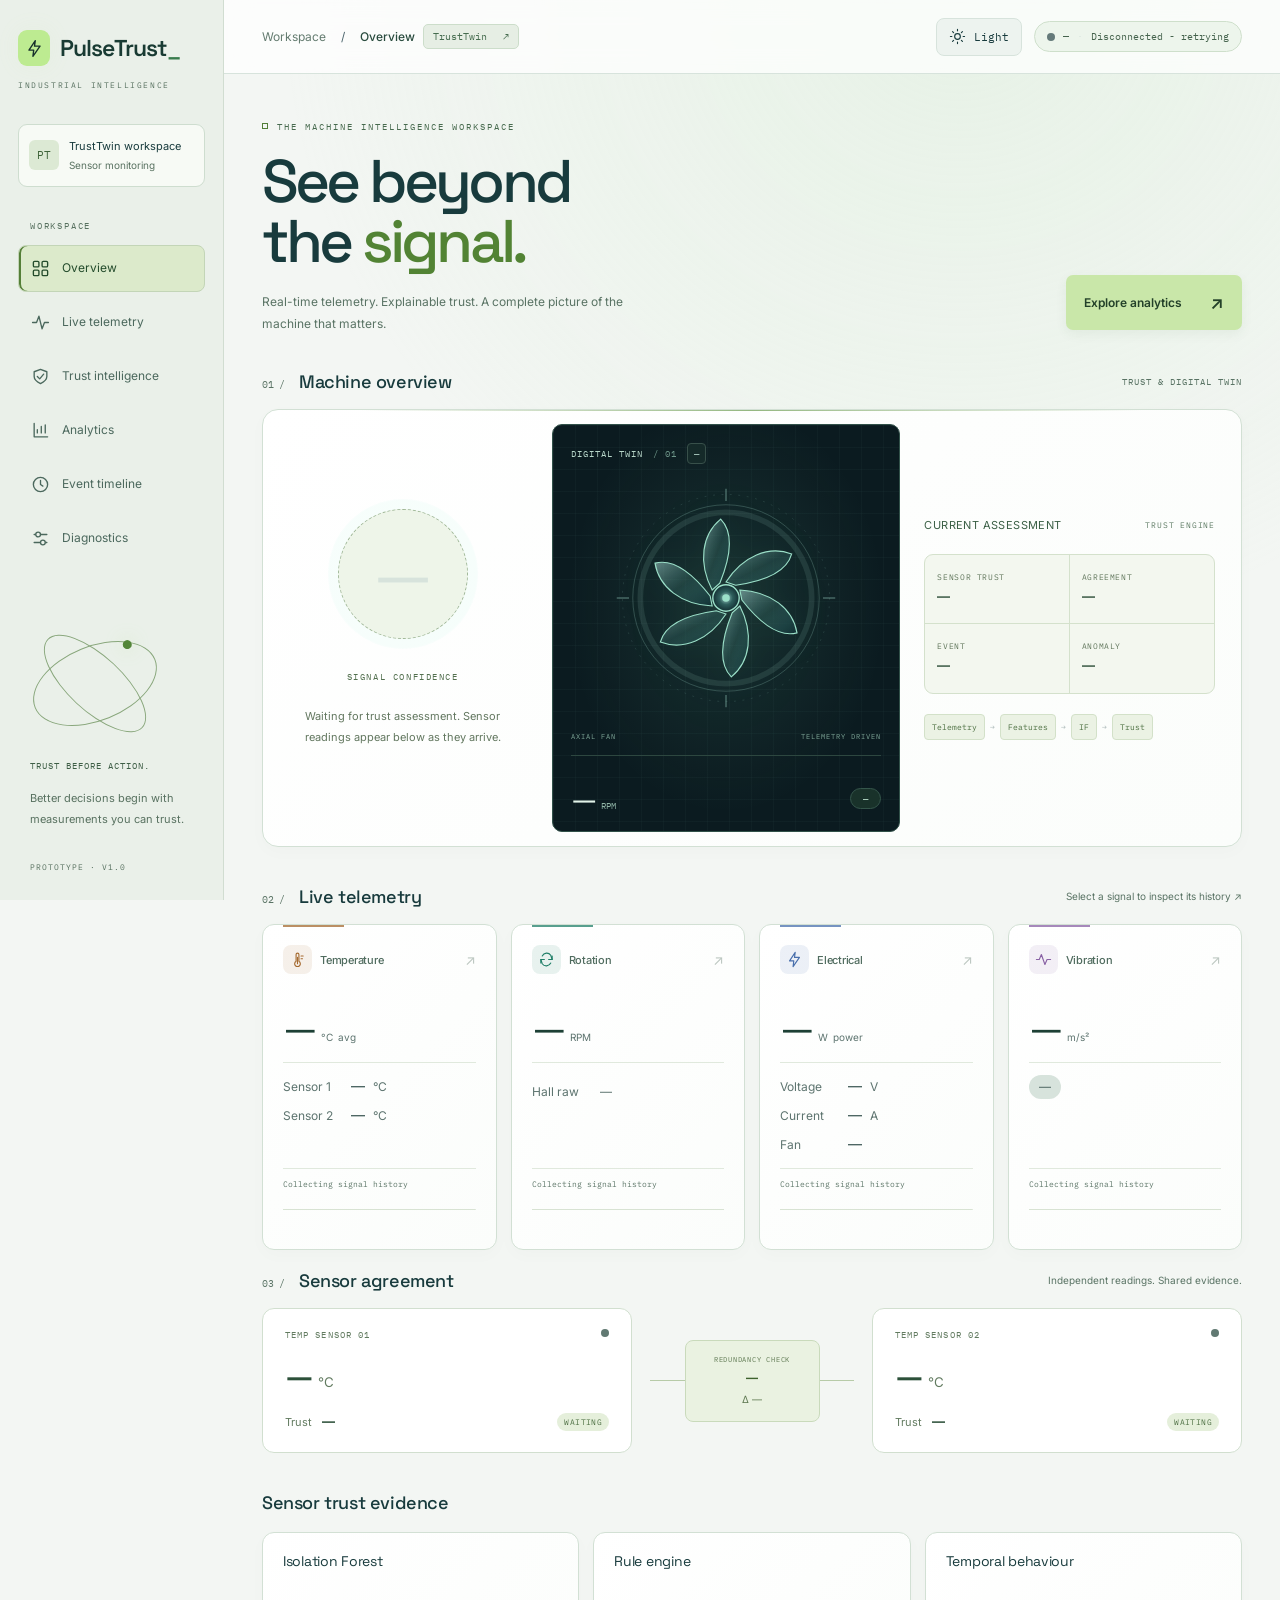
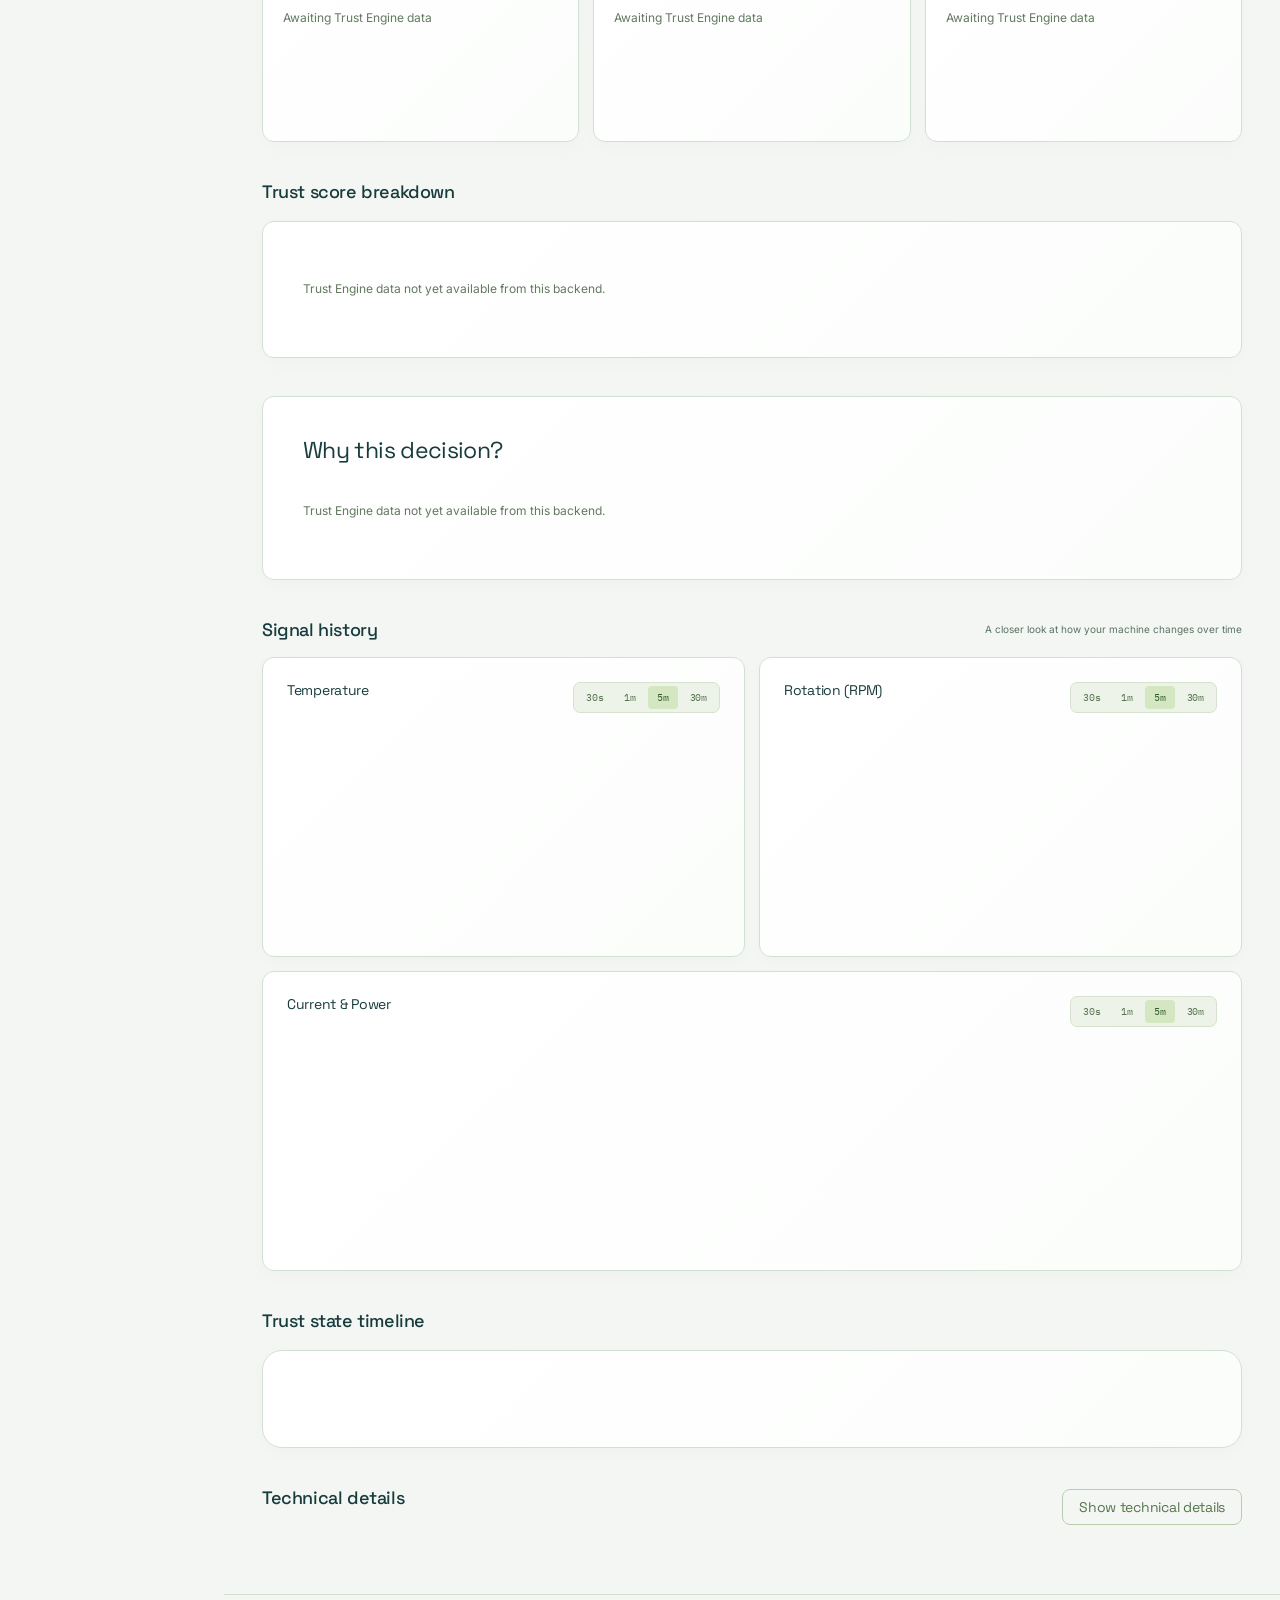
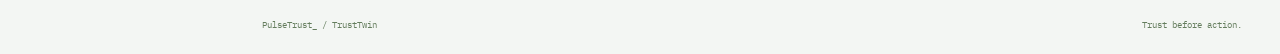
<file: frontend/index.html>
<!DOCTYPE html>
<html lang="en" data-theme="light">
<head>
  <meta charset="UTF-8" />
  <meta name="viewport" content="width=device-width, initial-scale=1.0" />
  <title>PulseTrust_ · TrustTwin</title>
  <script src="theme.js"></script>
  <link rel="preconnect" href="https://fonts.googleapis.com" />
  <link rel="preconnect" href="https://fonts.gstatic.com" crossorigin />
  <link href="https://fonts.googleapis.com/css2?family=Space+Grotesk:wght@400;500;600;700&family=Inter:wght@400;500;600;700&family=IBM+Plex+Mono:wght@400;500&display=swap" rel="stylesheet" />
  <link rel="stylesheet" href="styles.css" />
  <link rel="stylesheet" href="dashboard.css" />
</head>
<body>
  <a class="skip-link" href="#main-content">Skip to dashboard</a>
  <aside class="sidebar" aria-label="Workspace navigation">
    <a class="rail-brand" href="#main-content"><span class="brand-icon"><svg class="nav-icon" viewBox="0 0 24 24" fill="none" stroke="currentColor" stroke-width="1.7" stroke-linecap="round" stroke-linejoin="round" aria-hidden="true" focusable="false"><path d="m13 2-8 12h6l-1 8 9-13h-7z"/></svg></span>PulseTrust<span class="brand-accent">_</span></a>
    <div class="workspace-label">INDUSTRIAL INTELLIGENCE</div>
    <div class="workspace-card"><span class="workspace-avatar">PT</span><div>TrustTwin workspace<small>Sensor monitoring</small></div></div>
    <p class="nav-label">WORKSPACE</p>
    <nav class="rail-nav" aria-label="Dashboard sections">
      <a href="#section-hero" aria-current="location"><svg class="nav-icon" viewBox="0 0 24 24" fill="none" stroke="currentColor" stroke-width="1.7" stroke-linecap="round" stroke-linejoin="round" aria-hidden="true" focusable="false"><rect x="3" y="3" width="7" height="7" rx="1.5"/><rect x="14" y="3" width="7" height="7" rx="1.5"/><rect x="3" y="14" width="7" height="7" rx="1.5"/><rect x="14" y="14" width="7" height="7" rx="1.5"/></svg>Overview</a>
      <a href="#section-telemetry"><svg class="nav-icon" viewBox="0 0 24 24" fill="none" stroke="currentColor" stroke-width="1.7" stroke-linecap="round" stroke-linejoin="round" aria-hidden="true" focusable="false"><path d="M2 12h5l3-8 4 16 3-8h5"/></svg>Live telemetry</a>
      <a href="#section-evidence"><svg class="nav-icon" viewBox="0 0 24 24" fill="none" stroke="currentColor" stroke-width="1.7" stroke-linecap="round" stroke-linejoin="round" aria-hidden="true" focusable="false"><path d="M12 3 4 6v6c0 5 8 9 8 9s8-4 8-9V6z"/><path d="m8 12 3 3 5-6"/></svg>Trust intelligence</a>
      <a href="#section-charts"><svg class="nav-icon" viewBox="0 0 24 24" fill="none" stroke="currentColor" stroke-width="1.7" stroke-linecap="round" stroke-linejoin="round" aria-hidden="true" focusable="false"><path d="M4 3v17h17M8 15v-4m5 4V7m5 8V5"/></svg>Analytics</a>
      <a href="#section-timeline"><svg class="nav-icon" viewBox="0 0 24 24" fill="none" stroke="currentColor" stroke-width="1.7" stroke-linecap="round" stroke-linejoin="round" aria-hidden="true" focusable="false"><circle cx="12" cy="12" r="9"/><path d="M12 7v5l3 2"/></svg>Event timeline</a>
      <a href="#section-technical"><svg class="nav-icon" viewBox="0 0 24 24" fill="none" stroke="currentColor" stroke-width="1.7" stroke-linecap="round" stroke-linejoin="round" aria-hidden="true" focusable="false"><path d="M4 7h16M4 17h16"/><circle cx="9" cy="7" r="3" fill="#152c32"/><circle cx="15" cy="17" r="3" fill="#152c32"/></svg>Diagnostics</a>
    </nav>
    <div class="rail-bottom"><div class="rail-orbit" aria-hidden="true"><span></span></div><span class="rail-mark">TRUST BEFORE ACTION.</span><p>Better decisions begin with<br>measurements you can trust.</p><span class="prototype-tag">PROTOTYPE &middot; V1.0</span></div>
  </aside>

  <!-- ── HEADER ──────────────────────────────────────────────────────── -->
  <header class="site-header">
    <div class="page-wrapper site-header__inner">

      <div class="site-header__brand">
        <span class="header-breadcrumb">Workspace <span>/</span> <strong id="current-section">Overview</strong></span>
        <span class="sub-mark">TrustTwin <span aria-hidden="true">&nearr;</span></span>
      </div>

      <div class="site-header__controls">
        <button class="theme-toggle" id="theme-toggle" type="button" aria-label="Dark mode" aria-pressed="false" title="Switch to dark mode">
          <svg class="theme-sun" viewBox="0 0 24 24" fill="none" stroke="currentColor" stroke-width="1.6" stroke-linecap="round" aria-hidden="true"><circle cx="12" cy="12" r="4"/><path d="M12 2v2m0 16v2M2 12h2m16 0h2M5 5l1.5 1.5m11 11L19 19M5 19l1.5-1.5m11-11L19 5"/></svg>
          <svg class="theme-moon" viewBox="0 0 24 24" fill="none" stroke="currentColor" stroke-width="1.6" stroke-linejoin="round" aria-hidden="true"><path d="M20.5 14A9 9 0 0 1 10 3.5 9 9 0 1 0 20.5 14Z"/></svg>
          <span id="theme-label">Light</span>
        </button>

        <!-- Demo pill — visible only in demo mode -->
        <div class="demo-pill" id="demo-pill" hidden>
          <span class="demo-pill__label">Demo mode: simulated data</span>
          <div class="demo-scenarios" id="demo-scenarios" role="group" aria-label="Demo scenarios">
            <button class="btn-scenario btn--cta"   data-scenario="normal"         aria-pressed="true">Normal</button>
            <button class="btn-scenario btn--ghost" data-scenario="sensor-failure" aria-pressed="false">Sensor failure</button>
            <button class="btn-scenario btn--ghost" data-scenario="real-event"     aria-pressed="false">Real event</button>
          </div>
        </div>

        <!-- Status pill — always visible -->
        <div class="status-pill" id="status-pill" aria-live="polite" aria-label="Connection status">
          <span class="status-dot" id="status-dot" aria-hidden="true"></span>
          <span class="status-device" id="status-device">—</span>
          <span class="status-sep" aria-hidden="true">·</span>
          <span class="status-updated" id="status-updated">—</span>
        </div>

      </div>
    </div>
  </header>

  <!-- ── MAIN ────────────────────────────────────────────────────────── -->
  <main id="main-content">

    <!-- ── HERO: Trust Score + Digital Twin ──────────────────────────── -->
    <section class="section section--white" id="section-hero" aria-labelledby="hero-heading">
      <div class="page-wrapper">
        <div class="overview-heading"><div><p class="page-eyebrow">THE MACHINE INTELLIGENCE WORKSPACE</p><h1 id="hero-heading">See beyond<br>the <span class="heading-accent">signal.</span></h1><p class="page-description">Real-time telemetry. Explainable trust.
            A complete picture of the machine that matters.</p></div><a class="overview-link" href="#section-charts">Explore analytics <span aria-hidden="true">&nearr;</span></a></div>
        <div class="panel-heading"><h2><span class="section-index">01 /</span> Machine overview</h2><span class="instrument-label">TRUST &amp; DIGITAL TWIN</span></div>
        <div class="card card--asymmetric hero-card reveal">

          <!-- Left: Trust Score -->
          <div class="hero-trust">

            <!-- Available state (Trust Engine has responded) -->
            <div id="hero-available" hidden>
              <div class="hero-ring-wrap">
                <svg class="trust-ring" id="trust-ring" viewBox="0 0 160 160"
                     role="img" aria-labelledby="ring-title">
                  <title id="ring-title">Trust score progress ring</title>
                  <circle class="trust-ring__track"    cx="80" cy="80" r="68" />
                  <circle class="trust-ring__progress" cx="80" cy="80" r="68" id="trust-ring-progress" />
                </svg>
                <div class="hero-ring-label">
                  <span class="trust-score-number" id="trust-score-number">—</span><span class="score-denominator">/ 100</span>
                </div>
              </div>
              <p class="trust-score-caption">SIGNAL CONFIDENCE</p>
              <div class="trust-state-row">
                <span class="state-dot" id="state-dot" aria-hidden="true"></span>
                <span class="state-label" id="state-label">—</span>
              </div>
              <div class="decision-badge" id="decision-badge" aria-label="Decision">—</div>
            </div>

            <!-- Unavailable state (Trust Engine not yet provided by backend) -->
            <div id="hero-unavailable">
              <div class="trust-unavail-dash" aria-hidden="true">—</div>
              <p class="trust-score-caption">SIGNAL CONFIDENCE</p>
              <p class="trust-unavail-notice">
                Waiting for trust assessment.
                Sensor readings appear below as they arrive.
              </p>
            </div>

          </div><!-- /hero-trust -->

          <!-- Right: Digital Twin -->
          <div class="hero-twin">
            <div class="twin-label-row">
              <span class="twin-eyebrow">DIGITAL TWIN <span class="twin-version">/ 01</span></span>
              <span class="twin-device-id" id="twin-device-id">—</span>
            </div>
            <div class="twin-canvas" id="twin-canvas" aria-label="Fan machine digital twin visualization">
              <!-- Fan SVG injected by script.js -->
            </div>
            <div class="twin-stage-caption" aria-hidden="true"><span>AXIAL FAN</span><span>TELEMETRY DRIVEN</span></div><div class="twin-meta">
              <div class="twin-rpm-display">
                <span class="twin-rpm-value" id="twin-rpm-value">—</span>
                <span class="twin-rpm-unit">RPM</span>
              </div>
              <span class="twin-fan-badge" id="twin-fan-badge">—</span>
            </div>
          </div><!-- /hero-twin -->

          <aside class="command-assessment" aria-label="Current assessment">
            <div class="assessment-head">
              <span class="assessment-eyebrow">Current assessment</span>
              <span class="assessment-live">TRUST ENGINE</span>
            </div>
            <div class="assessment-grid">
              <div><span>Sensor trust</span><strong id="cmd-trust">—</strong></div>
              <div><span>Agreement</span><strong id="cmd-agreement">—</strong></div>
              <div><span>Event</span><strong id="cmd-event">—</strong></div>
              <div><span>Anomaly</span><strong id="cmd-anomaly">—</strong></div>
            </div>
            <div class="assessment-pipeline">
              <span>Telemetry</span><b>→</b><span>Features</span><b>→</b><span>IF</span><b>→</b><span>Trust</span>
            </div>
          </aside>
        </div><!-- /hero-card -->
      </div>



</section>

    <!-- ── LIVE TELEMETRY ─────────────────────────────────────────────── -->
    <section class="section section--ash" id="section-telemetry" aria-labelledby="tel-heading">
      <div class="page-wrapper">
        <div class="panel-heading"><h2 id="tel-heading"><span class="section-index">02 /</span> Live telemetry</h2><span>Select a signal to inspect its history &nearr;</span></div>
        <div class="telemetry-grid">

          <!-- Temperature -->
          <article class="card card--data telemetry-card reveal"
                   data-category="temperature"
                   role="button" tabindex="0"
                   aria-label="Temperature — click to expand chart">
            <div class="tel-card-header">
              <span class="tel-card-title"><span class="metric-icon"><svg viewBox="0 0 24 24" fill="none" stroke="currentColor" stroke-width="1.6" stroke-linecap="round" stroke-linejoin="round" aria-hidden="true"><path d="M10 14.5V5a2 2 0 0 1 4 0v9.5a4 4 0 1 1-4 0Z"/><path d="M12 9v9m5-11h3m-3 4h2"/></svg></span>Temperature</span>
              <span class="tel-expand-hint" aria-hidden="true">↗</span>
            </div>
            <div class="tel-primary">
              <span class="tel-value" id="tel-temp-avg">—</span>
              <span class="tel-unit">°C</span>
              <span class="tel-sublabel">avg</span>
            </div>
            <div class="tel-secondary">
              <div class="tel-row">
                <span class="tel-row-label">Sensor 1</span>
                <span class="tel-row-value" id="tel-temp-1">—</span>
                <span class="tel-row-unit">°C</span>
              </div>
              <div class="tel-row">
                <span class="tel-row-label">Sensor 2</span>
                <span class="tel-row-value" id="tel-temp-2">—</span>
                <span class="tel-row-unit">°C</span>
              </div>
            </div>
          </article>

          <!-- Rotation -->
          <article class="card card--data telemetry-card reveal"
                   data-category="rotation"
                   role="button" tabindex="0"
                   aria-label="Rotation — click to expand chart">
            <div class="tel-card-header">
              <span class="tel-card-title"><span class="metric-icon"><svg viewBox="0 0 24 24" fill="none" stroke="currentColor" stroke-width="1.6" stroke-linecap="round" stroke-linejoin="round" aria-hidden="true"><path d="M20 7v5h-5M4 17v-5h5"/><path d="M6 7a7 7 0 0 1 12-1l2 6M4 12l2 6a7 7 0 0 0 12-1"/></svg></span>Rotation</span>
              <span class="tel-expand-hint" aria-hidden="true">↗</span>
            </div>
            <div class="tel-primary">
              <span class="tel-value" id="tel-rpm">—</span>
              <span class="tel-unit">RPM</span>
            </div>
            <div class="tel-secondary">
              <div class="tel-row tel-row--diagnostic">
                <span class="tel-row-label">Hall raw</span>
                <span class="tel-row-value tel-diagnostic" id="tel-hall-raw">—</span>
              </div>
            </div>
          </article>

          <!-- Electrical -->
          <article class="card card--data telemetry-card reveal"
                   data-category="electrical"
                   role="button" tabindex="0"
                   aria-label="Electrical — click to expand chart">
            <div class="tel-card-header">
              <span class="tel-card-title"><span class="metric-icon"><svg viewBox="0 0 24 24" fill="none" stroke="currentColor" stroke-width="1.6" stroke-linecap="round" stroke-linejoin="round" aria-hidden="true"><path d="m13 2-8 12h6l-1 8 9-13h-7Z"/></svg></span>Electrical</span>
              <span class="tel-expand-hint" aria-hidden="true">↗</span>
            </div>
            <div class="tel-primary">
              <span class="tel-value" id="tel-power">—</span>
              <span class="tel-unit">W</span>
              <span class="tel-sublabel">power</span>
            </div>
            <div class="tel-secondary">
              <div class="tel-row">
                <span class="tel-row-label">Voltage</span>
                <span class="tel-row-value" id="tel-voltage">—</span>
                <span class="tel-row-unit">V</span>
              </div>
              <div class="tel-row">
                <span class="tel-row-label">Current</span>
                <span class="tel-row-value" id="tel-current">—</span>
                <span class="tel-row-unit">A</span>
              </div>
              <div class="tel-row">
                <span class="tel-row-label">Fan</span>
                <span class="tel-row-value" id="tel-fan">—</span>
              </div>
            </div>
          </article>

          <!-- Vibration -->
          <article class="card card--data telemetry-card reveal"
                   data-category="vibration"
                   role="button" tabindex="0"
                   aria-label="Vibration — click to expand chart">
            <div class="tel-card-header">
              <span class="tel-card-title"><span class="metric-icon"><svg viewBox="0 0 24 24" fill="none" stroke="currentColor" stroke-width="1.6" stroke-linecap="round" stroke-linejoin="round" aria-hidden="true"><path d="M2 12h4l3-7 5 14 3-7h5"/></svg></span>Vibration</span>
              <span class="tel-expand-hint" aria-hidden="true">↗</span>
            </div>
            <div class="tel-primary">
              <span class="tel-value" id="tel-vibration">—</span>
              <span class="tel-unit">m/s²</span>
            </div>
            <div class="tel-secondary">
              <div class="tel-row">
                <span class="vibration-tag" id="tel-vibration-tag">—</span>
              </div>
            </div>
          </article>

        </div><!-- /telemetry-grid -->
      </div>
    </section>


    <section class="sensor-pair-section section--ash" aria-label="Redundant sensor trust">
      <div class="page-wrapper">
        <div class="panel-heading"><h2><span class="section-index">03 /</span> Sensor agreement</h2><span>Independent readings. Shared evidence.</span></div>
        <div class="sensor-pair-grid reveal">
          <article class="sensor-trust-card">
            <div class="sensor-card-top"><span>TEMP SENSOR 01</span><span class="sensor-dot"></span></div>
            <div class="sensor-card-main"><strong id="sensor1-value">—</strong><small>°C</small></div>
            <div class="sensor-card-foot"><span>Trust</span><strong id="sensor1-trust">—</strong><span id="sensor1-anomaly" class="micro-pill">WAITING</span></div>
          </article>
          <div class="agreement-bridge">
            <span class="bridge-line"></span>
            <div class="bridge-core"><small>REDUNDANCY CHECK</small><strong id="pair-agreement">—</strong><em id="pair-delta">Δ —</em></div>
            <span class="bridge-line"></span>
          </div>
          <article class="sensor-trust-card">
            <div class="sensor-card-top"><span>TEMP SENSOR 02</span><span class="sensor-dot"></span></div>
            <div class="sensor-card-main"><strong id="sensor2-value">—</strong><small>°C</small></div>
            <div class="sensor-card-foot"><span>Trust</span><strong id="sensor2-trust">—</strong><span id="sensor2-anomaly" class="micro-pill">WAITING</span></div>
          </article>
        </div>
      </div>
    </section>

    <!-- ── WHY DO WE TRUST THIS MACHINE? ─────────────────────────────── -->
    <section class="section section--ash" id="section-evidence" aria-labelledby="evidence-heading">
      <div class="page-wrapper">
        <h2 class="section-heading reveal" id="evidence-heading">Sensor trust evidence</h2>
        <div class="evidence-grid">

          <!-- Isolation Forest -->
          <div class="card card--data evidence-card reveal" id="evidence-isolation">
            <h3 class="evidence-title">Isolation Forest</h3>
            <div class="evidence-body" id="evidence-isolation-body">
              <p class="evidence-unavail">Awaiting Trust Engine data</p>
            </div>
          </div>

          <!-- Rule Engine -->
          <div class="card card--data evidence-card reveal" id="evidence-rule">
            <h3 class="evidence-title">Rule engine</h3>
            <div class="evidence-body" id="evidence-rule-body">
              <p class="evidence-unavail">Awaiting Trust Engine data</p>
            </div>
          </div>

          <!-- Temporal Behaviour -->
          <div class="card card--data evidence-card reveal" id="evidence-temporal">
            <h3 class="evidence-title">Temporal behaviour</h3>
            <div class="evidence-body" id="evidence-temporal-body">
              <p class="evidence-unavail">Awaiting Trust Engine data</p>
            </div>
          </div>

        </div><!-- /evidence-grid -->
      </div>
    </section>

    <!-- ── TRUST SCORE BREAKDOWN ──────────────────────────────────────── -->
    <section class="section section--ash" id="section-breakdown" aria-labelledby="breakdown-heading">
      <div class="page-wrapper">
        <h2 class="section-heading reveal" id="breakdown-heading">Trust score breakdown</h2>
        <div class="card card--data breakdown-card reveal">

          <!-- Unavailable state -->
          <div id="breakdown-unavailable">
            <p class="evidence-unavail">Trust Engine data not yet available from this backend.</p>
          </div>

          <!-- Ledger (hidden until Trust Engine responds) -->
          <div class="breakdown-ledger" id="breakdown-ledger" hidden>
            <div class="breakdown-row">
              <span class="breakdown-label">Base trust</span>
              <span class="breakdown-value" id="bd-base">+100</span>
            </div>
            <div class="breakdown-row">
              <span class="breakdown-label">Anomaly penalty</span>
              <span class="breakdown-value breakdown-value--penalty" id="bd-anomaly">0</span>
            </div>
            <div class="breakdown-row">
              <span class="breakdown-label">Warning penalty</span>
              <span class="breakdown-value breakdown-value--penalty" id="bd-warning">0</span>
            </div>
            <div class="breakdown-row">
              <span class="breakdown-label">Critical penalty</span>
              <span class="breakdown-value breakdown-value--penalty" id="bd-critical">0</span>
            </div>
            <div class="breakdown-row">
              <span class="breakdown-label">Degradation penalty</span>
              <span class="breakdown-value breakdown-value--penalty" id="bd-degradation">0</span>
            </div>
            <div class="breakdown-rule" role="separator" aria-hidden="true"></div>
            <div class="breakdown-row breakdown-row--total">
              <span class="breakdown-label">Final trust</span>
              <span class="breakdown-value breakdown-value--total" id="bd-total">—</span>
            </div>
          </div>

        </div>
      </div>
    </section>

    <!-- ── DECISION EXPLANATION ───────────────────────────────────────── -->
    <section class="section section--white" id="section-decision" aria-labelledby="decision-card-heading">
      <div class="page-wrapper">
        <div class="card card--asymmetric decision-card reveal">

          <h2 class="decision-heading" id="decision-card-heading">Why this decision?</h2>

          <!-- Unavailable -->
          <div id="decision-unavailable">
            <p class="evidence-unavail">Trust Engine data not yet available from this backend.</p>
          </div>

          <!-- Content (hidden until Trust Engine responds) -->
          <div id="decision-content" hidden>
            <div class="decision-status-line" id="decision-status-line"></div>
            <ul class="decision-reasons" id="decision-reasons" aria-label="Decision reasons"></ul>
            <p class="decision-verdict" id="decision-verdict"></p>
          </div>

        </div>
      </div>
    </section>

    <!-- ── LIVE CHARTS ────────────────────────────────────────────────── -->
    <section class="section section--ash" id="section-charts" aria-labelledby="charts-heading">
      <div class="page-wrapper">
        <div class="panel-heading"><h2 id="charts-heading">Signal history</h2><span>A closer look at how your machine changes over time</span></div>
        <div class="charts-grid">

          <!-- Temperature Chart -->
          <div class="card card--data chart-card reveal" id="chart-card-temperature">
            <div class="chart-card-header">
              <h3 class="chart-card-title">Temperature</h3>
              <div class="range-controls" data-chart="temperature" role="group" aria-label="Time range for temperature chart">
                <button class="range-btn btn--ghost" data-range="30">30s</button>
                <button class="range-btn btn--ghost" data-range="60">1m</button>
                <button class="range-btn btn--cta"   data-range="300">5m</button>
                <button class="range-btn btn--ghost" data-range="1800">30m</button>
              </div>
            </div>
            <div class="chart-legend" id="chart-legend-temperature" aria-hidden="true"></div>
            <div class="chart-container" id="chart-temperature"></div>
          </div>

          <!-- Rotation Chart -->
          <div class="card card--data chart-card reveal" id="chart-card-rotation">
            <div class="chart-card-header">
              <h3 class="chart-card-title">Rotation (RPM)</h3>
              <div class="range-controls" data-chart="rotation" role="group" aria-label="Time range for rotation chart">
                <button class="range-btn btn--ghost" data-range="30">30s</button>
                <button class="range-btn btn--ghost" data-range="60">1m</button>
                <button class="range-btn btn--cta"   data-range="300">5m</button>
                <button class="range-btn btn--ghost" data-range="1800">30m</button>
              </div>
            </div>
            <div class="chart-legend" id="chart-legend-rotation" aria-hidden="true"></div>
            <div class="chart-container" id="chart-rotation"></div>
          </div>

          <!-- Current & Power Chart -->
          <div class="card card--data chart-card chart-card--wide reveal" id="chart-card-electrical">
            <div class="chart-card-header">
              <h3 class="chart-card-title">Current &amp; Power</h3>
              <div class="range-controls" data-chart="electrical" role="group" aria-label="Time range for current and power chart">
                <button class="range-btn btn--ghost" data-range="30">30s</button>
                <button class="range-btn btn--ghost" data-range="60">1m</button>
                <button class="range-btn btn--cta"   data-range="300">5m</button>
                <button class="range-btn btn--ghost" data-range="1800">30m</button>
              </div>
            </div>
            <div class="chart-legend" id="chart-legend-electrical" aria-hidden="true"></div>
            <div class="chart-container" id="chart-electrical"></div>
          </div>

        </div><!-- /charts-grid -->
      </div>
    </section>

    <!-- ── MACHINE STATE TIMELINE ─────────────────────────────────────── -->
    <section class="section section--ash" id="section-timeline" aria-labelledby="timeline-heading">
      <div class="page-wrapper">
        <h2 class="section-heading reveal" id="timeline-heading">Trust state timeline</h2>
        <div class="card card--data reveal">
          <div class="timeline-track" id="timeline-track" role="list" aria-label="Historical machine states"></div>
          <div class="timeline-detail" id="timeline-detail" hidden aria-live="polite"></div>
        </div>
      </div>
    </section>

    <!-- ── TECHNICAL DETAILS ──────────────────────────────────────────── -->
    <section class="section section--ash" id="section-technical">
      <div class="page-wrapper">
        <div class="technical-header reveal">
          <h2 class="section-heading" style="margin-bottom:0" id="technical-heading">Technical details</h2>
          <button class="btn--ghost technical-toggle" id="technical-toggle"
                  aria-expanded="false" aria-controls="technical-panel">
            Show technical details
          </button>
        </div>
        <div class="card card--data technical-panel" id="technical-panel" hidden>
          <dl class="technical-dl">
            <div class="technical-row">
              <dt class="technical-label">Device ID</dt>
              <dd class="technical-value" id="tech-device-id">—</dd>
            </div>
            <div class="technical-row">
              <dt class="technical-label">Model</dt>
              <dd class="technical-value">Isolation Forest</dd>
            </div>
            <div class="technical-row">
              <dt class="technical-label">Features used</dt>
              <dd class="technical-value" id="tech-features">6</dd>
            </div>
            <div class="technical-row">
              <dt class="technical-label">Training dataset</dt>
              <dd class="technical-value">Synthetic bootstrap baseline</dd>
            </div>
            <div class="technical-row">
              <dt class="technical-label">Rule engine</dt>
              <dd class="technical-value">Deterministic trust + cross-sensor evidence</dd>
            </div>
            <div class="technical-row">
              <dt class="technical-label">Temporal persistence</dt>
              <dd class="technical-value">TRUSTED · DEGRADED · UNTRUSTED</dd>
            </div>
            <div class="technical-row">
              <dt class="technical-label">Model status</dt>
              <dd class="technical-value" id="tech-model-status">—</dd>
            </div>
            <div class="technical-row">
              <dt class="technical-label">Backend</dt>
              <dd class="technical-value">FastAPI · Supabase</dd>
            </div>
          </dl>
          <a class="technical-raw-link" id="technical-raw-link" href="#" aria-label="View raw API payload">
            View raw payload
          </a>
        </div>
      </div>
    </section>

  </main>
  <footer class="dashboard-footer"><span>PulseTrust_ / TrustTwin</span><span>Trust before action.</span></footer>

  <!-- ── CHART EXPAND MODAL ─────────────────────────────────────────── -->
  <div class="modal-backdrop" id="modal-backdrop" data-open="false"
       role="dialog" aria-modal="true" aria-labelledby="modal-title">
    <div class="modal-panel" role="document">
      <header class="modal-header">
        <div>
          <h2 class="modal-title" id="modal-title">Chart</h2>
          <p class="modal-subtitle" id="modal-subtitle"></p>
        </div>
        <button class="btn--ghost modal-close" id="modal-close" aria-label="Close chart">×</button>
      </header>
      <div class="range-controls modal-range-controls" id="modal-range-controls"
           role="group" aria-label="Modal chart time range">
        <button class="range-btn btn--ghost" data-range="30">30s</button>
        <button class="range-btn btn--ghost" data-range="60">1m</button>
        <button class="range-btn btn--cta"   data-range="300">5m</button>
        <button class="range-btn btn--ghost" data-range="1800">30m</button>
      </div>
      <div class="chart-legend" id="modal-legend" aria-hidden="true"></div>
      <div class="chart-container" id="modal-chart"></div>
      <div class="modal-stats" id="modal-stats"></div>
    </div>
  </div>

  <script src="script.js" defer></script>
</body>
</html>
</file>
<file: frontend/styles.css>
/* PulseTrust - styles.css */
/* ============================================================
   PulseTrust TrustTwin — styles.css
   Ventriloc Design System
   ============================================================ */

/* ── 1. CSS CUSTOM PROPERTIES ─────────────────────────────── */
:root {
  /* Ventriloc Neutrals */
  --color-graphite:     #202020;
  --color-canvas-white: #ffffff;
  --color-ash:          #efefef;
  --color-fog:          #f5f5f5;
  --color-ivory:        #ebe6dd;
  --color-steel:        #4d4d4d;
  --color-slate:        #828282;
  --color-mist:         #e8e8e8;

  /* Ventriloc Accents */
  --color-ember: #ff682c;
  --color-brass: #816729;

  /* Functional state colors — trust/safety semantics ONLY, never decorative */
  --state-trusted:  #3d6b4f;
  --state-caution:  var(--color-ember);
  --state-critical: #b23a3a;
  --state-offline:  var(--color-slate);

  /* Typography scale */
  --font-display:     66px;
  --font-heading-lg:  40px;
  --font-heading:     32px;
  --font-subheading:  18px;
  --font-body:        16px;
  --font-caption:     14px;
  --font-micro:       12px;

  /* Line heights */
  --lh-display:    0.91;
  --lh-heading-lg: 1.2;
  --lh-heading:    1.19;
  --lh-subheading: 1.25;
  --lh-caption:    1.43;

  /* Letter spacing */
  --ls-display:    -1.32px;
  --ls-heading-lg: -0.8px;
  --ls-heading:    -0.64px;
  --ls-ui:         -0.02em;

  /* Spacing scale (only these values) */
  --sp-4:   4px;   /* micro: text stacks only */
  --sp-8:   8px;
  --sp-12:  12px;
  --sp-16:  16px;
  --sp-20:  20px;
  --sp-36:  36px;
  --sp-40:  40px;
  --sp-60:  60px;
  --sp-80:  80px;
  --sp-140: 140px;

  /* Radius system */
  --radius-button:     0px;
  --radius-card:       20px;
  --radius-pill:       200px;
  --radius-tag:        20px;
  --radius-asymm-tl:   6px;   /* top-left only on featured cards */

  /* Layout */
  --page-max:      1200px;
  --header-height: 68px;

  /* Parallax CSS vars (set by script.js) */
  --mx: 0;
  --my: 0;
}

/* ── 2. RESET + BASE ──────────────────────────────────────── */
*, *::before, *::after {
  box-sizing: border-box;
  margin: 0;
  padding: 0;
}

html {
  scroll-behavior: smooth;
  -webkit-text-size-adjust: 100%;
}

body {
  font-family: 'Inter', system-ui, sans-serif;
  font-size: var(--font-body);
  line-height: 1.5;
  color: var(--color-graphite);
  background: var(--color-canvas-white);
  -webkit-font-smoothing: antialiased;
  -moz-osx-font-smoothing: grayscale;
  overflow-x: hidden;
}

ul, ol { list-style: none; }

img, svg { display: block; }

button {
  cursor: pointer;
  background: none;
  border: none;
  font-family: inherit;
  font-size: inherit;
}

a {
  color: var(--color-ember);
  text-decoration: underline;
  text-underline-offset: 3px;
}

/* Screen-reader only */
.sr-only {
  position: absolute;
  width: 1px; height: 1px;
  padding: 0; margin: -1px;
  overflow: hidden; clip: rect(0,0,0,0);
  white-space: nowrap; border: 0;
}

/* ── 3. LAYOUT ────────────────────────────────────────────── */
.page-wrapper {
  max-width: var(--page-max);
  margin: 0 auto;
  padding-inline: var(--sp-40);
}

.section {
  padding-block: var(--sp-80);
}

.section--white { background: var(--color-canvas-white); }
.section--ash   { background: var(--color-ash); }

/* ── 5. SCROLL REVEAL ─────────────────────────────────────── */
.reveal {
  opacity: 0;
  transform: translateY(16px);
  transition: opacity 0.45s ease-out, transform 0.45s ease-out;
}

.reveal--visible {
  opacity: 1;
  transform: translateY(0);
}

/* ── 6. HEADER ────────────────────────────────────────────── */
.site-header {
  position: sticky;
  top: 0;
  z-index: 30;
  height: var(--header-height);
  display: flex;
  align-items: center;
  background: rgba(255,255,255,0.92);
  backdrop-filter: blur(14px);
  -webkit-backdrop-filter: blur(14px);
  border-bottom: 1px solid var(--color-mist);
}

.site-header__inner {
  display: flex;
  align-items: center;
  justify-content: space-between;
  gap: var(--sp-16);
  width: 100%;
}

.site-header__brand {
  display: flex;
  align-items: center;
  gap: 0;
  flex-shrink: 0;
}

.wordmark {
  font-family: 'Space Grotesk', sans-serif;
  font-weight: 400;
  font-size: 20px;
  letter-spacing: var(--ls-ui);
  color: var(--color-graphite);
  line-height: 1;
}

.sub-mark {
  font-family: 'Inter', sans-serif;
  font-size: var(--font-micro);
  font-weight: 400;
  color: var(--color-slate);
  background: var(--color-mist);
  border-radius: var(--radius-tag);
  padding: 3px 9px;
  margin-left: var(--sp-8);
  line-height: 1;
}

.site-header__controls {
  display: flex;
  align-items: center;
  gap: var(--sp-12);
  flex-wrap: wrap;
  justify-content: flex-end;
}

/* Status pill (200px radius) */
.status-pill {
  display: inline-flex;
  align-items: center;
  gap: var(--sp-8);
  background: var(--color-ash);
  border-radius: var(--radius-pill);
  padding: 6px 14px;
  font-family: 'Inter', sans-serif;
  font-size: var(--font-micro);
  font-weight: 400;
  color: var(--color-steel);
  white-space: nowrap;
}

.status-sep { color: var(--color-mist); }

.status-dot {
  width: 8px; height: 8px;
  border-radius: 50%;
  background: var(--color-slate);
  flex-shrink: 0;
  transition: background 0.4s ease;
}

.status-dot--connected {
  background: var(--state-trusted);
  animation: pulse-dot 2.5s ease-in-out infinite;
}

.status-dot--offline {
  background: var(--state-offline);
}

@keyframes pulse-dot {
  0%, 100% { opacity: 1; }
  50%       { opacity: 0.35; }
}

/* Demo pill */
.demo-pill {
  display: flex;
  align-items: center;
  gap: var(--sp-12);
  flex-wrap: wrap;
}

.demo-pill__label {
  font-family: 'Inter', sans-serif;
  font-size: var(--font-micro);
  font-weight: 500;
  color: var(--color-ember);
  border: 1px solid var(--color-ember);
  border-radius: var(--radius-pill);
  padding: 4px 12px;
  white-space: nowrap;
  letter-spacing: 0.02em;
}

.demo-scenarios {
  display: flex;
  gap: var(--sp-8);
  flex-wrap: wrap;
}

.btn-scenario {
  padding: 4px 12px;
  font-size: var(--font-micro);
}

/* ── 7. BUTTONS ───────────────────────────────────────────── */
/* Primary CTA: Graphite fill, white text, 0px radius */
.btn--cta {
  display: inline-flex;
  align-items: center;
  justify-content: center;
  background: var(--color-graphite);
  color: var(--color-canvas-white);
  border: 1px solid var(--color-graphite);
  border-radius: var(--radius-button);
  font-family: 'Space Grotesk', sans-serif;
  font-weight: 400;
  font-size: var(--font-caption);
  letter-spacing: var(--ls-ui);
  padding: 10px 20px;
  transition: opacity 0.15s ease;
  cursor: pointer;
  white-space: nowrap;
}

.btn--cta:hover { opacity: 0.82; }

/* Ghost Outlined: transparent, 1px Graphite border, 0px radius */
.btn--ghost {
  display: inline-flex;
  align-items: center;
  justify-content: center;
  background: transparent;
  color: var(--color-graphite);
  border: 1px solid var(--color-graphite);
  border-radius: var(--radius-button);
  font-family: 'Space Grotesk', sans-serif;
  font-weight: 400;
  font-size: var(--font-caption);
  letter-spacing: var(--ls-ui);
  padding: 10px 20px;
  transition: background 0.15s ease, color 0.15s ease;
  cursor: pointer;
  white-space: nowrap;
}

.btn--ghost:hover {
  background: var(--color-graphite);
  color: var(--color-canvas-white);
}

.btn--ghost:focus-visible,
.btn--cta:focus-visible {
  outline: 2px solid var(--color-ember);
  outline-offset: 2px;
}

/* ── 8. CARDS ─────────────────────────────────────────────── */
/* Asymmetric card: 6px 0 0 0 radius — hero + decision ONLY */
.card--asymmetric {
  background: var(--color-ash);
  border-radius: var(--radius-asymm-tl) 0 0 0;
  padding: var(--sp-40);
}

/* Data dashboard card: white, 20px radius, no shadow */
.card--data {
  background: var(--color-canvas-white);
  border-radius: var(--radius-card);
  padding: var(--sp-40);
}

/* ── 9. HERO: TRUST SCORE + DIGITAL TWIN ─────────────────── */
.hero-card {
  display: grid;
  grid-template-columns: 1fr 1fr;
  gap: var(--sp-60);
  align-items: center;
  min-height: 360px;
}

/* ── Trust Score (left) ── */
.hero-trust {
  display: flex;
  flex-direction: column;
  align-items: flex-start;
}

.hero-ring-wrap {
  position: relative;
  width: 160px;
  height: 160px;
  margin-bottom: var(--sp-20);
  flex-shrink: 0;
}

.trust-ring {
  width: 160px;
  height: 160px;
}

.trust-ring__track {
  fill: none;
  stroke: var(--color-mist);
  stroke-width: 5;
}

.trust-ring__progress {
  fill: none;
  stroke: var(--state-trusted);
  stroke-width: 5;
  stroke-linecap: round;
  /* circumference = 2π × 68 ≈ 427.26 */
  stroke-dasharray: 427.26;
  stroke-dashoffset: 427.26;
  transform-origin: 80px 80px;
  transform: rotate(-90deg);
  transition: stroke-dashoffset 0.8s ease-out, stroke 0.4s ease;
}

.hero-ring-label {
  position: absolute;
  inset: 0;
  display: flex;
  align-items: center;
  justify-content: center;
}

.trust-score-number {
  font-family: 'Space Grotesk', sans-serif;
  font-weight: 400;
  font-size: var(--font-display);
  line-height: 1;
  letter-spacing: var(--ls-display);
  color: var(--color-graphite);
}

.trust-score-caption {
  font-family: 'Inter', sans-serif;
  font-size: var(--font-micro);
  font-weight: 400;
  color: var(--color-slate);
  letter-spacing: 0.1em;
  margin-bottom: var(--sp-16);
}

.trust-state-row {
  display: flex;
  align-items: center;
  gap: var(--sp-8);
  margin-bottom: var(--sp-12);
}

.state-dot {
  width: 10px; height: 10px;
  border-radius: 50%;
  background: var(--color-mist);
  flex-shrink: 0;
  transition: background 0.3s ease;
}

.state-label {
  font-family: 'Inter', sans-serif;
  font-size: var(--font-caption);
  font-weight: 500;
  color: var(--color-steel);
}

.decision-badge {
  font-family: 'Space Grotesk', sans-serif;
  font-weight: 400;
  font-size: var(--font-micro);
  letter-spacing: 0.06em;
  color: var(--color-canvas-white);
  background: var(--color-slate);
  border-radius: var(--radius-pill);
  padding: 5px 14px;
  transition: background 0.3s ease;
}

/* Unavailable trust state */
.trust-unavail-dash {
  font-family: 'Space Grotesk', sans-serif;
  font-weight: 400;
  font-size: var(--font-display);
  line-height: 1;
  letter-spacing: var(--ls-display);
  color: var(--color-mist);
  margin-bottom: var(--sp-12);
}

.trust-unavail-notice {
  font-family: 'Inter', sans-serif;
  font-size: var(--font-caption);
  line-height: var(--lh-caption);
  color: var(--color-slate);
  max-width: 300px;
  margin-top: var(--sp-8);
}

/* ── Digital Twin (right) ── */
.hero-twin {
  display: flex;
  flex-direction: column;
  align-items: center;
  gap: var(--sp-16);
}

.twin-label-row {
  display: flex;
  align-items: center;
  gap: var(--sp-12);
  width: 100%;
}

.twin-eyebrow {
  font-family: 'Inter', sans-serif;
  font-size: var(--font-micro);
  font-weight: 500;
  color: var(--color-slate);
  text-transform: uppercase;
  letter-spacing: 0.08em;
}

.twin-device-id {
  font-family: 'Inter', sans-serif;
  font-size: var(--font-micro);
  color: var(--color-slate);
}

.twin-canvas {
  width: 220px;
  height: 220px;
  display: flex;
  align-items: center;
  justify-content: center;
}

.twin-canvas svg {
  width: 100%;
  height: 100%;
  overflow: visible;
}

.twin-meta {
  display: flex;
  align-items: center;
  gap: var(--sp-16);
}

.twin-rpm-display {
  display: flex;
  align-items: baseline;
  gap: 4px;
}

.twin-rpm-value {
  font-family: 'Inter', sans-serif;
  font-size: 28px;
  font-weight: 600;
  color: var(--color-graphite);
  font-variant-numeric: tabular-nums;
  line-height: 1;
}

.twin-rpm-unit {
  font-family: 'Inter', sans-serif;
  font-size: var(--font-caption);
  color: var(--color-slate);
}

.twin-fan-badge {
  font-family: 'Inter', sans-serif;
  font-size: var(--font-micro);
  font-weight: 500;
  padding: 4px 12px;
  border-radius: var(--radius-tag);
  background: var(--color-mist);
  color: var(--color-slate);
}

/* Fan SVG animation */
.fan-group {
  transform-box: fill-box;
  transform-origin: 50% 50%;
}

.fan-rotating {
  animation: fan-spin 1s linear infinite;
}

@keyframes fan-spin {
  from { transform: rotate(0deg); }
  to   { transform: rotate(360deg); }
}

/* ── 10. TELEMETRY GRID ───────────────────────────────────── */
.telemetry-grid {
  display: grid;
  grid-template-columns: repeat(4, 1fr);
  gap: var(--sp-20);
}

.telemetry-card {
  cursor: pointer;
  padding: var(--sp-20);
  border: 1px solid transparent;
  transition: border-color 0.15s ease;
}

.telemetry-card:hover,
.telemetry-card:focus-visible {
  border-color: rgba(32,32,32,0.18);
  outline: none;
}

.tel-card-header {
  display: flex;
  justify-content: space-between;
  align-items: center;
  margin-bottom: var(--sp-16);
}

.tel-card-title {
  font-family: 'Inter', sans-serif;
  font-size: var(--font-micro);
  font-weight: 500;
  color: var(--color-slate);
  text-transform: uppercase;
  letter-spacing: 0.08em;
}

.tel-expand-hint {
  font-size: 14px;
  color: var(--color-slate);
  opacity: 0.4;
  transition: opacity 0.15s ease;
}

.telemetry-card:hover .tel-expand-hint { opacity: 1; }

.tel-primary {
  display: flex;
  align-items: baseline;
  gap: 5px;
  margin-bottom: var(--sp-16);
  flex-wrap: wrap;
}

.tel-value {
  font-family: 'Inter', sans-serif;
  font-size: 38px;
  font-weight: 600;
  color: var(--color-graphite);
  line-height: 1;
  font-variant-numeric: tabular-nums;
}

.tel-unit {
  font-family: 'Inter', sans-serif;
  font-size: var(--font-subheading);
  font-weight: 400;
  color: var(--color-slate);
  line-height: 1;
}

.tel-sublabel {
  font-family: 'Inter', sans-serif;
  font-size: var(--font-micro);
  color: var(--color-slate);
  align-self: flex-end;
  margin-bottom: 2px;
}

.tel-secondary {
  display: flex;
  flex-direction: column;
  gap: var(--sp-8);
}

.tel-row {
  display: flex;
  align-items: baseline;
  gap: var(--sp-8);
}

.tel-row-label {
  font-family: 'Inter', sans-serif;
  font-size: var(--font-micro);
  color: var(--color-slate);
  min-width: 60px;
}

.tel-row-value {
  font-family: 'Inter', sans-serif;
  font-size: var(--font-caption);
  font-weight: 500;
  color: var(--color-steel);
  font-variant-numeric: tabular-nums;
}

.tel-row-unit {
  font-family: 'Inter', sans-serif;
  font-size: var(--font-micro);
  color: var(--color-slate);
}

/* Hall raw: deliberately smaller, muted diagnostic figure */
.tel-row--diagnostic { margin-top: var(--sp-8); }
.tel-diagnostic {
  font-size: var(--font-micro);
  color: var(--color-slate);
  font-weight: 400;
}

.vibration-tag {
  font-family: 'Inter', sans-serif;
  font-size: var(--font-micro);
  font-weight: 500;
  padding: 3px 10px;
  border-radius: var(--radius-tag);
  background: var(--color-mist);
  color: var(--color-slate);
}

.vibration-tag--elevated {
  background: rgba(255,104,44,0.1);
  color: var(--color-ember);
}

/* ── 11. EVIDENCE MODULES ─────────────────────────────────── */
.evidence-grid {
  display: grid;
  grid-template-columns: repeat(3, 1fr);
  gap: var(--sp-20);
}

.evidence-card { padding: var(--sp-20); }

.evidence-title {
  font-family: 'Space Grotesk', sans-serif;
  font-weight: 400;
  font-size: var(--font-subheading);
  line-height: var(--lh-subheading);
  letter-spacing: var(--ls-ui);
  color: var(--color-graphite);
  margin-bottom: var(--sp-20);
}

.evidence-body { display: flex; flex-direction: column; gap: var(--sp-8); }

.evidence-unavail {
  font-family: 'Inter', sans-serif;
  font-size: var(--font-caption);
  color: var(--color-slate);
  padding: var(--sp-16) 0;
  line-height: var(--lh-caption);
}

/* Isolation Forest */
.if-status {
  display: inline-block;
  font-family: 'Inter', sans-serif;
  font-size: var(--font-micro);
  font-weight: 600;
  letter-spacing: 0.04em;
  padding: 4px 12px;
  border-radius: var(--radius-tag);
  margin-bottom: var(--sp-16);
}

.if-status--normal  { background: rgba(61,107,79,0.08);  color: var(--state-trusted);  }
.if-status--anomaly { background: rgba(255,104,44,0.08); color: var(--state-caution);  }

.if-metric-list { display: flex; flex-direction: column; gap: var(--sp-8); }

.if-metric-row {
  display: flex;
  justify-content: space-between;
  align-items: center;
}

.if-metric-label { font-family: 'Inter', sans-serif; font-size: var(--font-micro); color: var(--color-slate); }
.if-metric-value { font-family: 'Inter', sans-serif; font-size: var(--font-caption); font-weight: 500; color: var(--color-steel); font-variant-numeric: tabular-nums; }

/* Rule Engine */
.rule-list { display: flex; flex-direction: column; gap: var(--sp-8); margin-bottom: var(--sp-12); }

.rule-item { display: flex; flex-direction: column; gap: 2px; }

.rule-item-header { display: flex; align-items: center; gap: var(--sp-8); }

.rule-icon {
  font-size: var(--font-micro);
  line-height: 1;
  width: 16px;
  flex-shrink: 0;
}

.rule-icon--pass { color: var(--state-trusted); }
.rule-icon--fail { color: var(--state-critical); }

.rule-label { font-family: 'Inter', sans-serif; font-size: var(--font-caption); color: var(--color-steel); }
.rule-label--fail { font-weight: 600; color: var(--color-graphite); }

.rule-violation-detail {
  font-family: 'Inter', sans-serif;
  font-size: var(--font-micro);
  color: var(--state-critical);
  padding-left: 24px;
  line-height: var(--lh-caption);
}

.rule-summary-text {
  font-family: 'Inter', sans-serif;
  font-size: var(--font-micro);
  color: var(--color-slate);
  margin-top: var(--sp-8);
}

/* Temporal panel */
.temporal-list { display: flex; flex-direction: column; gap: var(--sp-8); }

.temporal-row {
  display: flex;
  align-items: center;
  gap: var(--sp-8);
  flex-wrap: wrap;
}

.temporal-label { font-family: 'Inter', sans-serif; font-size: var(--font-caption); color: var(--color-slate); flex: 1; min-width: 80px; }
.temporal-rate  { font-family: 'Inter', sans-serif; font-size: var(--font-caption); font-weight: 500; color: var(--color-steel); font-variant-numeric: tabular-nums; white-space: nowrap; }

.temporal-pill {
  font-family: 'Inter', sans-serif;
  font-size: var(--font-micro);
  font-weight: 500;
  padding: 2px 8px;
  border-radius: var(--radius-tag);
  background: var(--color-mist);
  color: var(--color-slate);
  white-space: nowrap;
}

/* 3/3 persistent only triggers caution styling; 1/3 and 2/3 stay neutral */
.temporal-pill--persistent {
  background: rgba(255,104,44,0.08);
  color: var(--state-caution);
}

/* ── 12. SCORE BREAKDOWN ──────────────────────────────────── */
.breakdown-card { padding: var(--sp-40); }
.breakdown-ledger { max-width: 500px; }

.breakdown-row {
  display: flex;
  justify-content: space-between;
  align-items: center;
  padding: 10px 0;
  font-family: 'Inter', sans-serif;
  font-size: var(--font-body);
}

.breakdown-label { color: var(--color-steel); }

.breakdown-value {
  font-weight: 500;
  color: var(--color-graphite);
  font-variant-numeric: tabular-nums;
}

.breakdown-value--penalty { color: var(--color-steel); }

/* Internal hairline — the one permitted divider inside a component */
.breakdown-rule {
  height: 1px;
  background: var(--color-mist);
  margin: var(--sp-8) 0;
}

.breakdown-row--total .breakdown-label {
  font-weight: 600;
  color: var(--color-graphite);
}

.breakdown-value--total {
  font-size: var(--font-subheading);
  font-weight: 600;
  color: var(--color-graphite);
}

/* ── 13. DECISION EXPLANATION ────────────────────────────── */
.decision-card { padding: var(--sp-40); }

.decision-heading {
  font-family: 'Space Grotesk', sans-serif;
  font-weight: 400;
  font-size: var(--font-heading);
  line-height: var(--lh-heading);
  letter-spacing: var(--ls-heading);
  color: var(--color-graphite);
  margin-bottom: var(--sp-20);
}

.decision-status-line {
  font-family: 'Space Grotesk', sans-serif;
  font-weight: 400;
  font-size: var(--font-subheading);
  line-height: var(--lh-subheading);
  letter-spacing: var(--ls-ui);
  margin-bottom: var(--sp-16);
}

.decision-reasons { display: flex; flex-direction: column; gap: var(--sp-8); margin: var(--sp-16) 0; }

.decision-reason-item {
  font-family: 'Inter', sans-serif;
  font-size: var(--font-body);
  color: var(--color-steel);
  padding-left: var(--sp-16);
  position: relative;
  line-height: 1.6;
}

.decision-reason-item::before {
  content: '·';
  position: absolute;
  left: 0;
  color: var(--color-slate);
}

.decision-verdict {
  font-family: 'Inter', sans-serif;
  font-size: var(--font-caption);
  font-weight: 600;
  color: var(--color-steel);
  margin-top: var(--sp-12);
}

/* ── 14. STATE COLOR UTILITIES ───────────────────────────── */
/* Applied to text, dots, badges — state semantics only */
.c-trusted  { color: var(--state-trusted);  }
.c-caution  { color: var(--state-caution);  }
.c-critical { color: var(--state-critical); }
.c-offline  { color: var(--state-offline);  }

/* ── 15. CHARTS ───────────────────────────────────────────── */
.charts-grid {
  display: grid;
  grid-template-columns: 1fr 1fr;
  gap: var(--sp-20);
}

.chart-card--wide {
  grid-column: 1 / -1;
}

.chart-card { padding: var(--sp-20); }

.chart-card-header {
  display: flex;
  justify-content: space-between;
  align-items: flex-start;
  margin-bottom: var(--sp-16);
  gap: var(--sp-12);
  flex-wrap: wrap;
}

.chart-card-title {
  font-family: 'Space Grotesk', sans-serif;
  font-weight: 400;
  font-size: var(--font-subheading);
  line-height: var(--lh-subheading);
  letter-spacing: var(--ls-ui);
  color: var(--color-graphite);
}

.range-controls { display: flex; gap: var(--sp-8); flex-wrap: wrap; }

.range-btn {
  padding: 5px 12px;
  font-size: var(--font-micro);
}

.chart-legend {
  display: flex;
  gap: var(--sp-16);
  margin-bottom: var(--sp-12);
  flex-wrap: wrap;
}

.chart-legend-item {
  display: flex;
  align-items: center;
  gap: 6px;
  font-family: 'Inter', sans-serif;
  font-size: var(--font-micro);
  color: var(--color-slate);
}

.chart-legend-swatch {
  width: 12px; height: 2px;
  border-radius: 1px;
  flex-shrink: 0;
}

.chart-container {
  position: relative;
  min-height: 180px;
  overflow: hidden;
}

/* Crosshair and tooltip */
.chart-xhair {
  position: absolute;
  top: 0; bottom: 0;
  width: 1px;
  background: var(--color-mist);
  pointer-events: none;
  display: none;
}

.chart-tip {
  position: absolute;
  background: var(--color-canvas-white);
  border: 1px solid var(--color-mist);
  border-radius: 8px;
  padding: 8px 12px;
  font-family: 'Inter', sans-serif;
  font-size: var(--font-micro);
  color: var(--color-graphite);
  pointer-events: none;
  display: none;
  z-index: 10;
  white-space: nowrap;
  line-height: 1.6;
}

/* ── 16. TIMELINE ─────────────────────────────────────────── */
.timeline-track {
  display: flex;
  align-items: center;
  overflow-x: auto;
  padding-bottom: var(--sp-16);
  scrollbar-width: thin;
  scrollbar-color: var(--color-mist) transparent;
}

.timeline-dot-wrap {
  display: flex;
  align-items: center;
  flex-shrink: 0;
}

.timeline-connector {
  width: 28px;
  height: 1px;
  background: var(--color-mist);
  flex-shrink: 0;
}

.timeline-dot {
  width: 14px; height: 14px;
  border-radius: 50%;
  background: var(--color-mist);
  border: 2px solid var(--color-canvas-white);
  cursor: pointer;
  flex-shrink: 0;
  transition: transform 0.15s ease;
  position: relative;
}

.timeline-dot:hover   { transform: scale(1.5); }
.timeline-dot--active { transform: scale(1.5); outline: 2px solid var(--color-graphite); outline-offset: 2px; }

.timeline-dot:focus-visible {
  outline: 2px solid var(--color-ember);
  outline-offset: 2px;
}

.timeline-detail {
  margin-top: var(--sp-20);
  padding: var(--sp-20);
  background: var(--color-fog);
  border-radius: var(--radius-card);
}

.timeline-detail-grid {
  display: grid;
  grid-template-columns: repeat(4, 1fr);
  gap: var(--sp-20);
}

.timeline-detail-item { display: flex; flex-direction: column; gap: 4px; }

.timeline-detail-label {
  font-family: 'Inter', sans-serif;
  font-size: var(--font-micro);
  font-weight: 500;
  color: var(--color-slate);
  text-transform: uppercase;
  letter-spacing: 0.07em;
}

.timeline-detail-value {
  font-family: 'Inter', sans-serif;
  font-size: var(--font-subheading);
  font-weight: 600;
  color: var(--color-graphite);
}

.timeline-detail-reasons {
  grid-column: 1 / -1;
  margin-top: var(--sp-8);
  font-family: 'Inter', sans-serif;
  font-size: var(--font-caption);
  color: var(--color-steel);
  line-height: 1.6;
}

/* ── 17. TECHNICAL DETAILS ────────────────────────────────── */
.technical-header {
  display: flex;
  align-items: center;
  justify-content: space-between;
  margin-bottom: var(--sp-20);
  flex-wrap: wrap;
  gap: var(--sp-16);
}

.technical-toggle { padding: 8px 18px; }

.technical-panel { padding: var(--sp-40); }

.technical-dl { display: contents; }

.technical-dl {
  display: grid;
  grid-template-columns: repeat(2, 1fr);
  gap: var(--sp-12) var(--sp-40);
  margin-bottom: var(--sp-20);
}

.technical-row { display: flex; flex-direction: column; gap: 4px; }

.technical-label {
  font-family: 'Inter', sans-serif;
  font-size: var(--font-micro);
  font-weight: 500;
  color: var(--color-slate);
  text-transform: uppercase;
  letter-spacing: 0.07em;
}

.technical-value {
  font-family: 'Inter', sans-serif;
  font-size: var(--font-caption);
  color: var(--color-steel);
}

.technical-raw-link {
  font-family: 'Inter', sans-serif;
  font-size: var(--font-caption);
  color: var(--color-ember);
  text-underline-offset: 3px;
}

/* ── 18. MODAL ────────────────────────────────────────────── */
.modal-backdrop {
  position: fixed;
  inset: 0;
  background: rgba(32,32,32,0.55);
  display: flex;
  align-items: center;
  justify-content: center;
  padding: 24px;
  z-index: 50;
  opacity: 0;
  pointer-events: none;
  transition: opacity 0.2s ease-out;
}

.modal-backdrop[data-open="true"] {
  opacity: 1;
  pointer-events: auto;
}

.modal-panel {
  width: 100%;
  max-width: 660px;
  max-height: 88vh;
  overflow-y: auto;
  background: var(--color-canvas-white);
  border-radius: var(--radius-card);
  padding: var(--sp-40);
  transform: translateY(12px) scale(0.98);
  transition: transform 0.2s ease-out;
}

.modal-backdrop[data-open="true"] .modal-panel {
  transform: translateY(0) scale(1);
}

.modal-header {
  display: flex;
  justify-content: space-between;
  align-items: flex-start;
  margin-bottom: var(--sp-20);
  gap: var(--sp-16);
}

.modal-title {
  font-family: 'Space Grotesk', sans-serif;
  font-weight: 400;
  font-size: var(--font-heading);
  line-height: var(--lh-heading);
  letter-spacing: var(--ls-heading);
  color: var(--color-graphite);
}

.modal-subtitle {
  font-family: 'Inter', sans-serif;
  font-size: var(--font-caption);
  color: var(--color-slate);
  margin-top: 4px;
}

.modal-close {
  font-size: 22px;
  line-height: 1;
  padding: 6px 12px;
  flex-shrink: 0;
}

.modal-range-controls { margin-bottom: var(--sp-16); }

.modal-stats {
  margin-top: var(--sp-20);
  display: grid;
  gap: var(--sp-20);
}

.modal-stat-series-title {
  font-family: 'Inter', sans-serif;
  font-size: var(--font-micro);
  font-weight: 600;
  letter-spacing: 0.06em;
  text-transform: uppercase;
  margin-bottom: var(--sp-8);
}

.modal-stat-grid {
  display: grid;
  grid-template-columns: repeat(4, 1fr);
  gap: var(--sp-12);
}

.modal-stat-item { display: flex; flex-direction: column; gap: 4px; }

.modal-stat-label {
  font-family: 'Inter', sans-serif;
  font-size: var(--font-micro);
  font-weight: 500;
  color: var(--color-slate);
  text-transform: uppercase;
  letter-spacing: 0.07em;
}

.modal-stat-value {
  font-family: 'Inter', sans-serif;
  font-size: var(--font-subheading);
  font-weight: 600;
  color: var(--color-graphite);
  font-variant-numeric: tabular-nums;
}

/* Section heading */
.section-heading {
  font-family: 'Space Grotesk', sans-serif;
  font-weight: 400;
  font-size: var(--font-heading);
  line-height: var(--lh-heading);
  letter-spacing: var(--ls-heading);
  color: var(--color-graphite);
  margin-bottom: var(--sp-36);
}

/* ── 19. RESPONSIVE ───────────────────────────────────────── */
@media (max-width: 1024px) {
  .telemetry-grid   { grid-template-columns: repeat(2, 1fr); }
  .charts-grid      { grid-template-columns: 1fr; }
  .chart-card--wide { grid-column: auto; }
}

@media (max-width: 768px) {
  .page-wrapper { padding-inline: var(--sp-20); }

  .section { padding-block: var(--sp-60); }

  .section-heading { font-size: var(--font-heading-lg); letter-spacing: var(--ls-heading-lg); }

  /* Hero: stack columns */
  .hero-card {
    grid-template-columns: 1fr;
    gap: var(--sp-36);
    min-height: auto;
  }

  .hero-twin {
    border-top: 1px solid var(--color-mist);
    padding-top: var(--sp-36);
  }

  /* Evidence: stack */
  .evidence-grid { grid-template-columns: 1fr; }

  /* Timeline detail: 2 col */
  .timeline-detail-grid { grid-template-columns: repeat(2, 1fr); }

  /* Technical: 1 col */
  .technical-dl { grid-template-columns: 1fr; }

  /* Modal: bottom sheet on mobile */
  .modal-backdrop { padding: 0; align-items: flex-end; }
  .modal-panel {
    max-width: 100%;
    max-height: 92vh;
    border-radius: 20px 20px 0 0;
    padding: var(--sp-20);
  }
}

@media (max-width: 480px) {
  .telemetry-grid { grid-template-columns: 1fr; }

  /* Shrink hero ring for small screens */
  .hero-ring-wrap { width: 120px; height: 120px; }
  .trust-ring     { width: 120px; height: 120px; }
  .trust-score-number { font-size: 48px; }

  /* Demo scenario buttons: hide on very small, accessible via aria still */
  .demo-scenarios { gap: 6px; }
  .btn-scenario   { padding: 3px 9px; font-size: 11px; }

  /* Timeline detail: single col */
  .timeline-detail-grid { grid-template-columns: 1fr 1fr; }
}

@media (max-width: 320px) {
  .page-wrapper { padding-inline: var(--sp-16); }
  .card--data, .card--asymmetric { padding: var(--sp-20); }
}

/* ── 20. REDUCED MOTION ───────────────────────────────────── */
@media (prefers-reduced-motion: reduce) {
  /* Reveal: skip animation, show immediately */
  .reveal {
    opacity: 1;
    transform: none;
    transition: none;
  }


  /* Fan rotation */
  .fan-rotating { animation: none; }

  /* Status dot pulse */
  .status-dot--connected { animation: none; }

  /* Ring + badge transitions */
  .trust-ring__progress { transition: none; }
  .decision-badge       { transition: none; }
  .state-dot            { transition: none; }

  /* Modal */
  .modal-backdrop,
  .modal-panel { transition: none; }

  /* Buttons */
  .btn--cta,
  .btn--ghost,
  .telemetry-card { transition: none; }

  /* Timeline dots */
  .timeline-dot { transition: none; }
}

/* ── 21. THEME ALIGNMENT ──────────────────────────────────── */
/* Surfaces: white sections hold ash featured cards; ash sections hold white data cards.
   Consecutive ash sections read as one band. */
.section--ash + .section--ash { padding-top: 0; }

/* Header grows when demo controls wrap on narrow screens (was fixed at 68px and overflowed) */
.site-header { height: auto; min-height: var(--header-height); padding-block: var(--sp-12); }
.site-header__inner { flex-wrap: wrap; }

/* Focus */
:focus-visible { outline: 2px solid var(--color-ember); outline-offset: 2px; }
.telemetry-card:focus-visible { outline: 2px solid var(--color-ember); outline-offset: 2px; }
.telemetry-card:hover { border-color: var(--color-graphite); }

/* Buttons on the spacing scale. .btn-scenario was silently overridden by .btn--cta / .btn--ghost. */
.btn--cta, .btn--ghost { padding: var(--sp-12) var(--sp-20); }
.btn-scenario, .range-btn { padding: var(--sp-8) var(--sp-12); font-size: var(--font-micro); }
.technical-toggle { padding: var(--sp-8) var(--sp-16); }
.sub-mark { padding: var(--sp-4) var(--sp-8); }
.status-pill { padding: var(--sp-8) var(--sp-16); }
.demo-pill__label { padding: var(--sp-4) var(--sp-12); letter-spacing: var(--ls-ui); }

/* Labels: sentence case with UI tracking instead of tracked caps */
.trust-score-caption, .twin-eyebrow, .tel-card-title,
.timeline-detail-label, .technical-label, .modal-stat-label, .modal-stat-series-title {
  text-transform: none;
  letter-spacing: var(--ls-ui);
}
.trust-score-caption, .twin-eyebrow, .tel-card-title { font-size: var(--font-caption); }
.decision-badge, .if-status { letter-spacing: var(--ls-ui); }

/* Numerals in the display face, on the type scale */
.tel-value, .twin-rpm-value, .modal-stat-value, .timeline-detail-value, .breakdown-value--total {
  font-family: 'Space Grotesk', sans-serif;
  font-weight: 400;
  letter-spacing: var(--ls-ui);
  font-feature-settings: 'tnum';
}
.tel-value       { font-size: var(--font-heading-lg); }
.twin-rpm-value  { font-size: var(--font-heading); }

/* Trust ring: 66px score overflowed the 160px ring. Ring now matches the 220px twin. */
.hero-ring-wrap, .trust-ring { width: 220px; height: 220px; }

/* Icons */
.icon { display: inline-block; width: 16px; height: 16px; flex-shrink: 0; }
.if-status { display: inline-flex; align-items: center; gap: var(--sp-8); }
.decision-status-line { display: flex; align-items: center; gap: var(--sp-8); }
.decision-reason-item::before {
  content: '';
  top: 0.75em;
  width: 5px; height: 5px;
  border-radius: 50%;
  background: var(--color-slate);
}

/* Chart tooltip follows the button radius, not an off-system 8px */
.chart-tip { border-color: var(--color-graphite); border-radius: var(--radius-button); }

@media (max-width: 480px) {
  .hero-ring-wrap, .trust-ring { width: 160px; height: 160px; }
  .trust-score-number { font-size: var(--font-heading-lg); }
  .btn-scenario { padding: var(--sp-8) var(--sp-12); font-size: var(--font-micro); }
}


/* ================================================================
   PulseTrust_ Command Center Redesign
   ================================================================ */
:root { --dash-max: 1480px; }
.page-wrapper { max-width: var(--dash-max) !important; width: min(92vw, var(--dash-max)) !important; }
.section { padding-top: 42px !important; padding-bottom: 42px !important; }
.section-heading { margin-bottom: 18px !important; }
.section-heading h2, .section-title { letter-spacing: -.035em; }

.hero-section { padding: 34px 0 28px !important; }
.hero-card {
  width: 100% !important; max-width: none !important; min-height: 340px !important;
  padding: 32px 36px !important; border-radius: 20px !important;
  display: grid !important; grid-template-columns: .82fr 1.1fr .92fr !important;
  gap: 28px !important; align-items: stretch !important;
  box-shadow: 0 18px 60px rgba(22,26,29,.055);
}
.hero-trust, .hero-twin { min-width: 0; }
.hero-trust { display:flex; flex-direction:column; justify-content:center; }
.hero-twin { display:flex; flex-direction:column; justify-content:center; align-items:center; }

.command-assessment {
  border-left: 1px solid rgba(22,26,29,.10);
  padding-left: 28px; display:flex; flex-direction:column; justify-content:center; gap:20px;
}
.assessment-head { display:flex; justify-content:space-between; gap:12px; align-items:center; }
.assessment-eyebrow { font-size:11px; letter-spacing:.13em; text-transform:uppercase; color:#72777b; }
.assessment-live { font-size:9px; letter-spacing:.1em; color:#397457; }
.assessment-live i { display:inline-block; width:6px; height:6px; border-radius:50%; background:#397457; margin-right:6px; }
.assessment-grid { display:grid; grid-template-columns:1fr 1fr; border:1px solid rgba(22,26,29,.09); border-radius:14px; overflow:hidden; }
.assessment-grid div { padding:15px 16px; display:flex; flex-direction:column; gap:5px; }
.assessment-grid div:nth-child(odd){border-right:1px solid rgba(22,26,29,.08)}
.assessment-grid div:nth-child(-n+2){border-bottom:1px solid rgba(22,26,29,.08)}
.assessment-grid span { font-size:10px; color:#777d80; text-transform:uppercase; letter-spacing:.08em; }
.assessment-grid strong { font-size:14px; font-weight:600; }
.assessment-pipeline { display:flex; align-items:center; gap:6px; flex-wrap:wrap; font-size:10px; }
.assessment-pipeline span { padding:6px 8px; background:rgba(22,26,29,.055); border-radius:999px; }
.assessment-pipeline b { font-weight:400; opacity:.35; }

.telemetry-grid { grid-template-columns: repeat(4, 1fr) !important; gap:14px !important; }
.telemetry-card { min-height: 172px !important; padding:20px !important; border-radius:16px !important; }
.telemetry-card .metric-value, .telemetry-value { font-size:30px !important; }

.sensor-pair-section { padding: 0 0 34px; }
.sensor-pair-grid { display:grid; grid-template-columns:1fr .55fr 1fr; align-items:stretch; gap:14px; }
.sensor-trust-card { background:#fff; border:1px solid rgba(22,26,29,.08); border-radius:17px; padding:20px 22px; min-height:150px; }
.sensor-card-top { display:flex; justify-content:space-between; font-size:10px; letter-spacing:.12em; color:#777d80; }
.sensor-dot { width:8px; height:8px; border-radius:50%; background:#397457; }
.sensor-card-main { margin:18px 0; display:flex; align-items:baseline; gap:5px; }
.sensor-card-main strong { font-family:'Space Grotesk',sans-serif; font-size:34px; font-weight:500; letter-spacing:-.04em; }
.sensor-card-main small { color:#777d80; }
.sensor-card-foot { display:grid; grid-template-columns:auto 1fr auto; align-items:center; gap:10px; font-size:11px; color:#777d80; }
.sensor-card-foot strong { color:#202326; font-size:13px; }
.micro-pill { border-radius:999px; padding:4px 7px; background:#f1f2f2; font-size:9px; letter-spacing:.05em; }
.agreement-bridge { display:flex; align-items:center; justify-content:center; min-width:0; }
.bridge-line { height:1px; background:rgba(22,26,29,.12); flex:1; }
.bridge-core { min-width:135px; text-align:center; display:flex; flex-direction:column; gap:5px; }
.bridge-core small { font-size:8px; letter-spacing:.11em; color:#888d90; }
.bridge-core strong { font-size:13px; }
.bridge-core em { font-size:10px; color:#777d80; font-style:normal; }

.evidence-grid { gap:14px !important; }
.evidence-card { min-height:210px !important; padding:20px !important; border-radius:16px !important; }
#section-evidence, #section-breakdown, #section-timeline, #section-technical { padding-top:34px !important; padding-bottom:34px !important; }

.breakdown-card, .decision-card, .timeline-card, .technical-card { border-radius:17px !important; }
.charts-grid { gap:14px !important; }
.chart-card { border-radius:17px !important; min-height:300px !important; }
.chart-card canvas { max-height:210px !important; }

#section-breakdown .page-wrapper,
#section-decision .page-wrapper,
#section-timeline .page-wrapper,
#section-technical .page-wrapper { max-width:var(--dash-max) !important; }

@media (min-width: 1100px) {
  #section-evidence .evidence-grid { grid-template-columns: repeat(3,1fr) !important; }
  #section-charts .charts-grid { grid-template-columns: repeat(2,1fr) !important; }
}
@media (max-width: 1050px) {
  .hero-card { grid-template-columns:1fr 1fr !important; }
  .command-assessment { grid-column:1/-1; border-left:0; border-top:1px solid rgba(22,26,29,.1); padding:22px 0 0; }
  .telemetry-grid { grid-template-columns:repeat(2,1fr) !important; }
}
@media (max-width: 720px) {
  .page-wrapper { width:min(94vw, var(--dash-max)) !important; }
  .hero-card { grid-template-columns:1fr !important; padding:24px !important; }
  .command-assessment { grid-column:auto; }
  .telemetry-grid { grid-template-columns:1fr !important; }
  .sensor-pair-grid { grid-template-columns:1fr !important; }
  .agreement-bridge { padding:8px 0; }
  .bridge-line { display:none; }
}
</file>
<file: frontend/dashboard.css>
/* PulseTrust / Observatory ? dashboard presentation layer. */
:root {
  color-scheme: dark;
  --color-graphite: #e7f1ef;
  --color-canvas-white: #101b20;
  --color-ash: #0a1217;
  --color-fog: #142229;
  --color-ivory: #19282d;
  --color-steel: #adbfbe;
  --color-slate: #8b9fa3;
  --color-mist: #26373c;
  --color-ember: #79e2c1;
  --color-brass: #d7bc7a;
  --state-trusted: #79e2b0;
  --state-caution: #f2be70;
  --state-critical: #ff818b;
  --state-offline: #8c9ba6;
  --radius-button: 8px;
  --dash-max: 1560px;
  --mono: 'IBM Plex Mono', monospace;
}
body { background: #0a1217; padding-left: 224px; }
body::before { content: ''; position: fixed; inset: 0; pointer-events: none; z-index: -1; background: radial-gradient(ellipse at 75% 0%, #1a554028, transparent 50%); }
::selection { background: #79e2c1; color: #0a1917; }
[hidden] { display: none !important; }
.sidebar { position: fixed; inset: 0 auto 0 0; width: 224px; display: flex; flex-direction: column; padding: 30px 18px 24px; background: #0c171c; border-right: 1px solid #243236; z-index: 100; overflow-y: auto; }
.rail-brand { display: flex; align-items: center; text-decoration: none; font: 600 23px 'Space Grotesk', sans-serif; letter-spacing: -1px; color: #edf7f3; }
.brand-icon { display: grid; place-items: center; width: 32px; height: 36px; border-radius: 9px; background: #bdeb91; color: #16302b; margin-right: 10px; box-shadow: 0 0 24px #bdeb9115; }
.brand-accent { color: #bdeb91; }
.nav-icon { width: 19px; height: 19px; flex-shrink: 0; }
.workspace-label { font: 8px var(--mono); letter-spacing: 1.6px; color: #799090; margin: 14px 0 34px; }
.workspace-card { display: flex; align-items: center; gap: 10px; padding: 13px 10px; background: #142126; border: 1px solid #2a3a3e; border-radius: 9px; font-size: 11px; }
.workspace-avatar { background: #253735; color: #bdeb91; border-radius: 6px; padding: 8px; font: 11px var(--mono); }
.workspace-card small { display: block; margin-top: 3px; color: #92a7a8; font-size: 10px; }
.nav-label { margin: 33px 12px 14px; font: 9px var(--mono); letter-spacing: 1.8px; color: #799090; }
.rail-nav { display: grid; gap: 7px; }
.rail-nav a { display: flex; align-items: center; gap: 12px; padding: 13px 12px; border: 1px solid transparent; border-radius: 8px; color: #91a8ab; text-decoration: none; font-size: 12px; transition: background .2s, color .2s; }
.rail-nav a:hover { background: #1a2b30; color: #e7f1ef; }
.rail-nav a[aria-current] { background: linear-gradient(90deg, #bdeb911b, #bdeb9108); color: #ceefb6; border-color: #bdeb9125; box-shadow: inset 2px 0 #bdeb91; }
.rail-bottom { margin-top: auto; padding: 30px 12px 0; }
.rail-mark { color: #c7d8ce; font: 9px var(--mono); letter-spacing: 1px; }
.rail-bottom p { color: #829a9e; font-size: 11px; line-height: 1.9; margin: 13px 0 22px; }
.prototype-tag { color: #789096; font: 8px var(--mono); letter-spacing: 1px; }
.rail-orbit { height: 75px; width: 130px; border: 1px solid #45675c; border-radius: 50%; transform: rotate(-22deg); margin: 12px 0 30px; position: relative; }
.rail-orbit::before { content: ''; position: absolute; inset: 9px -1px; border: 1px solid #45675c; border-radius: 50%; transform: rotate(65deg); }
.rail-orbit span { position: absolute; width: 9px; height: 9px; border-radius: 50%; background: #bdeb91; top: 8px; right: 15px; box-shadow: 0 0 18px #bdeb9170; }
.site-header { position: relative; top: auto; min-height: 74px; background: #0c171caa; border-bottom: 1px solid #243236; padding-block: 15px; }
.page-wrapper { width: 100% !important; padding-inline: 38px; }
.header-breadcrumb { font-size: 12px; color: #91a5a8; }
.header-breadcrumb span { margin-inline: 12px; color: #4e666e; }
.header-breadcrumb strong { font-weight: 500; color: #dce9e6; }
.sub-mark { background: #192a2c; color: #a9cac0; border: 1px solid #29403e; font: 10px var(--mono); padding: 5px 9px; border-radius: 5px; }
.sub-mark span { margin-left: 10px; }
.status-pill { border: 1px solid #2b4140; background: #102320; border-radius: 999px; padding: 8px 12px; font: 10px var(--mono); }
.status-device, .status-updated { color: #bbceca; }
.section, #section-evidence, #section-breakdown, #section-timeline, #section-technical { padding-block: 19px !important; background: transparent; scroll-margin-top: 24px; }
.overview-heading { position: relative; display: flex; justify-content: space-between; align-items: flex-end; gap: 24px; padding: 28px 0 36px; }
.page-eyebrow { font: 9px var(--mono); letter-spacing: 2px; color: #9ebaae; margin-bottom: 20px; }
.page-eyebrow::before { content: ''; display: inline-block; width: 6px; height: 6px; border: 1px solid #bdeb91; margin-right: 9px; vertical-align: 1px; }
.overview-heading h1 { font: 500 clamp(44px, 4.7vw, 72px)/.99 'Space Grotesk', sans-serif; letter-spacing: -3.8px; }
.heading-accent { color: #bdeb91; }
.page-description { font-size: 12px; line-height: 1.8; color: #8fa6a7; max-width: 365px; margin-top: 20px; }
.overview-link { display: inline-flex; align-items: center; gap: 28px; white-space: nowrap; color: #10221c; background: #bdeb91; text-decoration: none; border-radius: 7px; padding: 14px 18px; font-size: 12px; font-weight: 600; margin-bottom: 4px; box-shadow: 0 0 28px #bdeb910d; transition: background .2s, transform .2s; }
.overview-link:hover { background: #d3f7b5; transform: translateY(-3px); }
.overview-link span { font-size: 18px; }
.panel-heading { display: flex; align-items: center; justify-content: space-between; gap: 16px; margin-bottom: 16px; }
.panel-heading h2, .section-heading { font: 500 18px 'Space Grotesk', sans-serif; letter-spacing: -.4px; }
.section-index { font: 10px var(--mono); color: #75938d; margin-right: 10px; }
.panel-heading > span { font-size: 10px; color: #849da0; }
.panel-heading .instrument-label { font: 9px var(--mono); letter-spacing: 1px; }
.card { background: linear-gradient(135deg, #142228, #101b20 65%); border: 1px solid #2b3b40; box-shadow: 0 8px 24px #0000000c; }
.hero-card { position: relative; grid-template-columns: .83fr 1.15fr 1fr !important; padding: 14px !important; gap: 24px !important; min-height: 340px !important; border-radius: 16px !important; overflow: hidden; }
.hero-card::before { content: ''; position: absolute; height: 1px; top: 0; left: 10%; right: 10%; background: linear-gradient(90deg, transparent, #96c8a280, transparent); }
.hero-trust { padding: 22px 8px; }
.hero-ring-wrap, .trust-ring { width: 176px; height: 176px; }
.trust-ring { filter: drop-shadow(0 0 10px #79e2b018); }
.trust-ring__track { stroke: #243b3a; }
.trust-score-number { font-size: 55px; letter-spacing: -3px; }
.hero-ring-label { flex-direction: column; gap: 8px; }
.score-denominator { font: 10px var(--mono); color: #8aaba0; }
.trust-score-caption { font: 9px var(--mono); letter-spacing: 1.6px; color: #9cb6ad; margin-top: 12px; }
.state-label { font-size: 12px; }
.decision-badge { font: 10px var(--mono); padding: 7px 12px; border-radius: 5px; }
.trust-unavail-dash { display: grid; place-items: center; width: 130px; height: 130px; border: 1px dashed #45635a; border-radius: 50%; margin: 0 auto 20px; background: radial-gradient(#79e2c110, transparent 70%); box-shadow: 0 0 0 9px #79e2c104, 0 0 0 10px #79e2c10b; }
.trust-unavail-dash svg { width: 50px; height: 50px; color: #91c7b3; }
.trust-unavail-notice { font-size: 11px; line-height: 1.9; max-width: 205px; margin-inline: auto; color: #8da5a5; }
.hero-twin { min-width: 0; position: relative; padding: 18px; border: 1px solid #315149; border-radius: 10px; background-color: #0b1b20; background-image: radial-gradient(ellipse at 50% 45%, #7cddb21d, transparent 65%), linear-gradient(#83c8b509 1px, transparent 1px), linear-gradient(90deg, #83c8b509 1px, transparent 1px); background-size: auto, 22px 22px, 22px 22px; color: #a3dccc; --color-graphite: #9bdfc8; }
.twin-label-row { width: 100%; gap: 10px; }
.twin-eyebrow { font: 9px var(--mono); letter-spacing: 1px; color: #b7d6c9; }
.twin-version { color: #6d9689; margin-left: 4px; }
.twin-device-id { font: 9px var(--mono); color: #9dbcb2; background: #152a29; border: 1px solid #38504a; border-radius: 4px; padding: 4px 6px; overflow-wrap: anywhere; max-width: 45%; }
.twin-canvas { width: 226px; height: 226px; max-width: 100%; filter: drop-shadow(0 0 15px #79e2b016); margin-block: 5px; }
.twin-stage-caption { display: flex; justify-content: space-between; width: 100%; font: 7px var(--mono); letter-spacing: 1px; color: #7fa798; padding-bottom: 14px; border-bottom: 1px solid #2d4740; }
.twin-meta { width: 100%; justify-content: space-between; padding-top: 12px; }
.twin-rpm-value { font-size: 29px; color: #e2f4e9; }
.twin-rpm-unit { font: 9px var(--mono); color: #90b4a5; }
.twin-fan-badge { font: 9px var(--mono); border: 1px solid #35564b; color: #a7cbb9; background: #19322a; }
.command-assessment { padding: 16px 12px 16px 0; gap: 20px; border: 0; }
.assessment-head { flex-wrap: wrap; gap: 8px; }
.assessment-eyebrow { font-size: 11px; color: #c1d6ce; letter-spacing: .4px; }
.assessment-live { font: 8px var(--mono); color: #89a59f; }
.assessment-grid { background: #0e191d; border: 1px solid #2b3d3d; border-radius: 9px; }
.assessment-grid div { padding: 17px 12px; min-width: 0; border-color: #293c3a !important; }
.assessment-grid span { font: 8px var(--mono); color: #819d96; }
.assessment-grid strong { font-size: 13px; color: #dce9e3; overflow-wrap: anywhere; }
.assessment-pipeline { font: 8px var(--mono); gap: 5px; }
.assessment-pipeline span { background: #1b2c29; color: #a6c4b6; padding: 7px; border: 1px solid #2d433a; border-radius: 4px; }
.telemetry-grid { gap: 14px !important; }
.telemetry-card { --signal: #80dcc0; position: relative; display: flex; flex-direction: column; padding: 20px !important; border-radius: 12px !important; overflow: hidden; transition: border-color .2s, transform .2s, box-shadow .2s; }
.telemetry-card::before { content: ''; position: absolute; height: 2px; top: 0; left: 20px; right: 65%; background: var(--signal); opacity: .75; }
.telemetry-card[data-category="temperature"] { --signal: #efb47d; }
.telemetry-card[data-category="rotation"] { --signal: #80dcc0; }
.telemetry-card[data-category="electrical"] { --signal: #8caff5; }
.telemetry-card[data-category="vibration"] { --signal: #c2a1ea; }
.telemetry-card:hover { transform: translateY(-4px); border-color: var(--signal); box-shadow: 0 12px 25px #0002; }
.tel-card-title { display: flex; align-items: center; gap: 8px; font-size: 11px; color: #b7c9c9; }
.metric-icon { display: grid; place-items: center; width: 29px; height: 29px; color: var(--signal); background: color-mix(in srgb, var(--signal) 10%, transparent); border-radius: 8px; }
.metric-icon svg { width: 17px; height: 17px; }
.tel-expand-hint { font-size: 14px; color: #839b9a; }
.tel-primary { margin-block: 19px 15px; }
.tel-value { font-size: 38px; color: #edf4f1; letter-spacing: -1.7px; }
.tel-unit, .tel-sublabel, .tel-row { font-size: 10px; }
.tel-secondary { flex: 1; border-top: 1px solid #263639; padding-top: 12px; margin-bottom: 14px; }
.telemetry-trend { color: var(--signal); border-top: 1px solid #263639; padding-top: 10px; }
.trend-caption { display: flex; justify-content: space-between; gap: 6px; font: 8px var(--mono); color: #8aa3a1; }
.trend-caption > span { color: var(--signal); }
.telemetry-trend svg { display: block; width: 100%; height: 40px; margin-top: 10px; filter: drop-shadow(0 0 3px color-mix(in srgb, var(--signal) 25%, transparent)); }
.trend-placeholder { display: block; height: 40px; background: linear-gradient(#314343, #314343) center / 100% 1px no-repeat; }
.sensor-pair-section { padding: 19px 0; background: transparent; }
.sensor-pair-grid { gap: 18px; }
.sensor-trust-card { background: #111f24; border: 1px solid #2c3f40; border-radius: 12px; min-height: 145px; }
.sensor-card-top { color: #90aaa4; font: 9px var(--mono); }
.sensor-dot { background: #617972; }
.sensor-card-main { margin-block: 12px; }
.sensor-card-main strong { font-size: 32px; color: #d9ebe2; }
.sensor-card-main small, .sensor-card-foot { color: #8fa6a2; }
.sensor-card-foot strong { color: #daebe3; }
.micro-pill { color: #adc5b9; background: #22352f; font: 8px var(--mono); }
.bridge-line { background: #456250; }
.bridge-core { padding: 14px 8px; border: 1px solid #3a5145; border-radius: 8px; background: #162720; }
.bridge-core small { color: #9db6a7; font: 7px var(--mono); }
.bridge-core strong { color: #c6e4cc; font-size: 12px; }
.bridge-core em { color: #98afa0; }
.evidence-card, .chart-card, .breakdown-card, .decision-card { border-radius: 12px !important; }
.evidence-title, .chart-card-title { font-size: 14px; }
.evidence-unavail { font-size: 12px; color: #8fa6a7; line-height: 1.9; }
.chart-card { padding: 24px; }
.chart-card-header { flex-wrap: wrap; gap: 12px; }
.range-controls { gap: 3px; background: #0b171b; border: 1px solid #293d3e; padding: 3px; border-radius: 7px; }
.range-btn { border: 0; border-radius: 4px; padding: 5px 9px; font: 10px var(--mono); }
.range-btn.btn--cta { color: #ccedbf; background: #284035; }
.btn--ghost { color: #a9bebb; border-color: #3d5554; }
.btn--ghost:hover { background: #253a36; color: #eef8ef; }
.decision-heading { font-size: 23px; }
.modal-backdrop { z-index: 150; background: #02090bc9; backdrop-filter: blur(9px); }
.modal-backdrop[data-open="false"] { visibility: hidden; }
.modal-panel { background: #111f25; border: 1px solid #3b5652; box-shadow: 0 30px 120px #0008; border-radius: 16px; }
.chart-tip { background: #172a2c; border-color: #45655b; }
.dashboard-footer { display: flex; justify-content: space-between; gap: 20px; max-width: var(--dash-max); margin: 28px auto 0; padding: 24px 38px; border-top: 1px solid #243637; color: #809c98; font: 9px var(--mono); }
.skip-link { position: fixed; top: -80px; left: 16px; z-index: 200; background: #bdeb91; color: #12291d; padding: 12px; }
.skip-link:focus { top: 12px; }
@media (min-width: 1450px) { .hero-card { min-height: 365px !important; } .twin-canvas { width: 245px; height: 245px; } }
@media (max-width: 1200px) {
  body { padding-left: 198px; }
  .sidebar { width: 198px; padding-inline: 13px; }
  .rail-brand { font-size: 21px; }
  .page-wrapper { padding-inline: 26px; }
  .hero-card { grid-template-columns: .9fr 1.1fr !important; }
  .command-assessment { grid-column: 1 / -1; padding: 12px; border-top: 1px solid #2b3d3d; }
  .assessment-grid { grid-template-columns: repeat(4, 1fr); }
  .assessment-grid div { border: 0 !important; }
  .assessment-grid div + div { border-left: 1px solid #293c3a !important; }
}
@media (max-width: 900px) {
  body { padding-left: 0; }
  .sidebar { position: static; width: 100%; padding: 18px 24px 12px; }
  .workspace-label, .workspace-card, .nav-label, .rail-bottom { display: none; }
  .rail-nav { display: flex; gap: 6px; overflow-x: auto; margin-top: 16px; scrollbar-width: thin; }
  .rail-nav a { white-space: nowrap; font-size: 11px; padding: 9px 10px; }
  .rail-nav .nav-icon { width: 16px; height: 16px; }
  .overview-heading h1 { font-size: 62px; }
}
@media (max-width: 600px) {
  .page-wrapper { padding-inline: 18px; }
  .overview-heading { align-items: flex-start; flex-direction: column; padding-block: 18px 26px; gap: 20px; }
  .overview-heading h1 { font-size: 54px; letter-spacing: -3px; }
  .page-eyebrow { font-size: 8px; letter-spacing: 1.3px; }
  .page-description { font-size: 12px; margin-top: 16px; }
  .overview-link { padding: 11px 15px; }
  .hero-card { grid-template-columns: 1fr !important; padding: 12px !important; gap: 14px !important; }
  .hero-twin { padding-top: 18px; }
  .command-assessment { grid-column: auto; }
  .assessment-grid { grid-template-columns: 1fr 1fr; }
  .assessment-grid div:nth-child(n+3) { border-top: 1px solid #293c3a !important; }
  .telemetry-grid { grid-template-columns: 1fr 1fr !important; gap: 10px !important; }
  .telemetry-card { padding: 14px !important; }
  .tel-value { font-size: 29px; }
  .tel-primary { flex-wrap: wrap; }
  .tel-card-title { font-size: 10px; gap: 6px; }
  .metric-icon { width: 23px; height: 25px; }
  .trend-caption > span, .tel-expand-hint { display: none; }
  .panel-heading > span { display: none; }
  .panel-heading h2, .section-heading { font-size: 17px; }
  .site-header__controls, .demo-pill { flex-wrap: wrap; }
  .site-header__controls { justify-content: flex-start; }
  .sensor-pair-grid { grid-template-columns: 1fr !important; }
  .chart-card { padding: 16px; }
  .dashboard-footer { padding-inline: 18px; font-size: 8px; }
}
@media (max-width: 360px) { .telemetry-grid { grid-template-columns: 1fr !important; } .overview-heading h1 { font-size: 46px; } }
@media (prefers-reduced-motion: reduce) { html { scroll-behavior: auto; } .telemetry-card, .overview-link { transition: none; } .telemetry-card:hover, .overview-link:hover { transform: none; } }

#hero-available, #hero-unavailable { display: flex; flex-direction: column; align-items: center; width: 100%; text-align: center; }
.hero-ring-wrap { margin-inline: auto; }
.decision-badge { align-self: center; }

/* Theme control and daylight palette. Dark retains the Observatory styling. */
.theme-toggle { display: inline-flex; align-items: center; justify-content: center; gap: 8px; min-height: 38px; padding: 8px 12px; border: 1px solid var(--color-mist); border-radius: 8px; background: var(--color-fog); color: var(--color-graphite); font: 11px var(--mono); }
.theme-toggle:hover { border-color: var(--color-ember); }
.theme-toggle svg { width: 17px; height: 17px; }
.theme-moon { display: none; }
[data-theme="dark"] .theme-sun { display: none; }
[data-theme="dark"] .theme-moon { display: block; }
:root[data-theme="light"] {
  color-scheme: light;
  --color-graphite: #183b3d;
  --color-canvas-white: #ffffff;
  --color-ash: #f3f6f3;
  --color-fog: #edf3ef;
  --color-ivory: #e9eee5;
  --color-steel: #47615d;
  --color-slate: #5d746f;
  --color-mist: #d7e3dc;
  --color-ember: #16745d;
  --color-brass: #84681e;
  --state-trusted: #237950;
  --state-caution: #a9660c;
  --state-critical: #bf3549;
  --state-offline: #657a7a;
}
[data-theme="light"] body { background: #f3f6f3; }
[data-theme="light"] body::before { background: radial-gradient(ellipse at 75% 0%, #cfebcd55, transparent 50%); }
[data-theme="light"] .sidebar { background: #eaf0e9; border-color: #d1ddd1; }
[data-theme="light"] .rail-brand { color: #193b33; }
[data-theme="light"] .brand-accent { color: #397b4d; }
[data-theme="light"] .workspace-card { background: #f7faf5; border-color: #ceddcf; }
[data-theme="light"] .workspace-avatar { background: #dce9d4; color: #3e6339; }
[data-theme="light"] .workspace-label,
[data-theme="light"] .workspace-card small,
[data-theme="light"] .nav-label,
[data-theme="light"] .rail-bottom p,
[data-theme="light"] .prototype-tag { color: #587160; }
[data-theme="light"] .rail-nav a { color: #4b685d; }
[data-theme="light"] .rail-nav a:hover { background: #dfe9db; color: #173d2d; }
[data-theme="light"] .rail-nav a[aria-current] { background: #dceacb; color: #244c2c; border-color: #c3d5b7; box-shadow: inset 2px 0 #547f37; }
[data-theme="light"] .rail-nav circle[fill] { fill: #eaf0e9; }
[data-theme="light"] .rail-mark { color: #3e5e46; }
[data-theme="light"] .rail-orbit,
[data-theme="light"] .rail-orbit::before { border-color: #89a77c; }
[data-theme="light"] .rail-orbit span { background: #538638; }
[data-theme="light"] .site-header { background: #ffffffba; border-color: #d7e3dc; }
[data-theme="light"] .header-breadcrumb { color: #647c70; }
[data-theme="light"] .header-breadcrumb strong { color: #294b3e; }
[data-theme="light"] .sub-mark { background: #e6eee4; color: #466c4f; border-color: #ccddca; }
[data-theme="light"] .status-pill { background: #edf5ec; border-color: #cedfcb; }
[data-theme="light"] .status-device,
[data-theme="light"] .status-updated { color: #45634d; }
[data-theme="light"] .page-eyebrow { color: #476a4e; }
[data-theme="light"] .page-eyebrow::before { border-color: #517e38; }
[data-theme="light"] .heading-accent { color: #528334; }
[data-theme="light"] .page-description,
[data-theme="light"] .panel-heading > span,
[data-theme="light"] .section-index { color: #597364; }
[data-theme="light"] .overview-link { background: #c9e7a9; color: #234129; box-shadow: 0 4px 12px #355e3510; }
[data-theme="light"] .overview-link:hover { background: #b8dc93; }
[data-theme="light"] .card { background: linear-gradient(135deg, #ffffff, #fbfdfb); border-color: #d2e0d4; box-shadow: 0 5px 18px #254c3005; }
[data-theme="light"] .hero-card::before { background: linear-gradient(90deg, transparent, #94b780, transparent); }
[data-theme="light"] .trust-ring__track { stroke: #e0eadf; }
[data-theme="light"] .trust-score-caption { color: #53704f; }
[data-theme="light"] .score-denominator { color: #5e785b; }
[data-theme="light"] .trust-unavail-dash { border-color: #a1b898; background: #eef5e9; }
[data-theme="light"] .trust-unavail-dash svg { color: #678c56; }
[data-theme="light"] .trust-unavail-notice { color: #62775f; }
/* Keep the instrument stage dark in both themes, with its own status palette. */
[data-theme="light"] .hero-twin { --state-trusted: #79e2b0; --state-caution: #f2be70; --state-critical: #ff818b; --state-offline: #8c9ba6; --color-slate: #9fb7b2; --color-mist: #263c38; }
[data-theme="light"] .command-assessment { border-color: #d2e0d4; }
[data-theme="light"] .assessment-eyebrow { color: #3b6046; }
[data-theme="light"] .assessment-live { color: #607d66; }
[data-theme="light"] .assessment-grid { background: #f3f7ef; border-color: #d4e1cc; }
[data-theme="light"] .assessment-grid div { border-color: #d4e1cc !important; }
[data-theme="light"] .assessment-grid span { color: #62775d; }
[data-theme="light"] .assessment-grid strong { color: #284b35; }
[data-theme="light"] .assessment-pipeline span { background: #ebf2e4; color: #4c6f41; border-color: #d3e1c9; }
[data-theme="light"] .telemetry-card[data-category="temperature"] { --signal: #a56a30; }
[data-theme="light"] .telemetry-card[data-category="rotation"] { --signal: #207f68; }
[data-theme="light"] .telemetry-card[data-category="electrical"] { --signal: #486fac; }
[data-theme="light"] .telemetry-card[data-category="vibration"] { --signal: #8961a4; }
[data-theme="light"] .telemetry-card:hover { border-color: var(--signal); box-shadow: 0 10px 25px #254c3010; }
[data-theme="light"] .tel-card-title { color: #4f6b5e; }
[data-theme="light"] .tel-value { color: #1d4035; }
[data-theme="light"] .tel-expand-hint,
[data-theme="light"] .trend-caption { color: #5d7668; }
[data-theme="light"] .tel-secondary,
[data-theme="light"] .telemetry-trend { border-color: #e0e9dd; }
[data-theme="light"] .trend-placeholder { background-image: linear-gradient(#d8e3d3, #d8e3d3); }
[data-theme="light"] .sensor-trust-card { background: #fff; border-color: #d1dfcf; }
[data-theme="light"] .sensor-card-top,
[data-theme="light"] .sensor-card-main small,
[data-theme="light"] .sensor-card-foot { color: #627b60; }
[data-theme="light"] .sensor-card-main strong,
[data-theme="light"] .sensor-card-foot strong { color: #2c5039; }
[data-theme="light"] .micro-pill { color: #4f7145; background: #e5efdb; }
[data-theme="light"] .bridge-line { background: #b7cba8; }
[data-theme="light"] .bridge-core { background: #eaf2e1; border-color: #c9dabb; }
[data-theme="light"] .bridge-core small,
[data-theme="light"] .bridge-core em { color: #5f7952; }
[data-theme="light"] .bridge-core strong { color: #3e622e; }
[data-theme="light"] .evidence-unavail { color: #637960; }
[data-theme="light"] .range-controls { background: #edf3e8; border-color: #d6e2ce; }
[data-theme="light"] .range-btn.btn--cta { color: #365c2c; background: #d4e7c2; }
[data-theme="light"] .btn--ghost { color: #56744d; border-color: #b8cdae; }
[data-theme="light"] .btn--ghost:hover { background: #e3eedb; color: #2e5129; }
[data-theme="light"] .modal-backdrop { background: #1c322e70; }
[data-theme="light"] .modal-panel { background: #fcfefa; border-color: #bfd1b5; box-shadow: 0 30px 100px #213c3430; }
[data-theme="light"] .chart-tip { background: #f7fbf2; border-color: #abc59a; }
[data-theme="light"] .dashboard-footer { color: #647d5d; border-color: #d2dfcc; }
</file>
